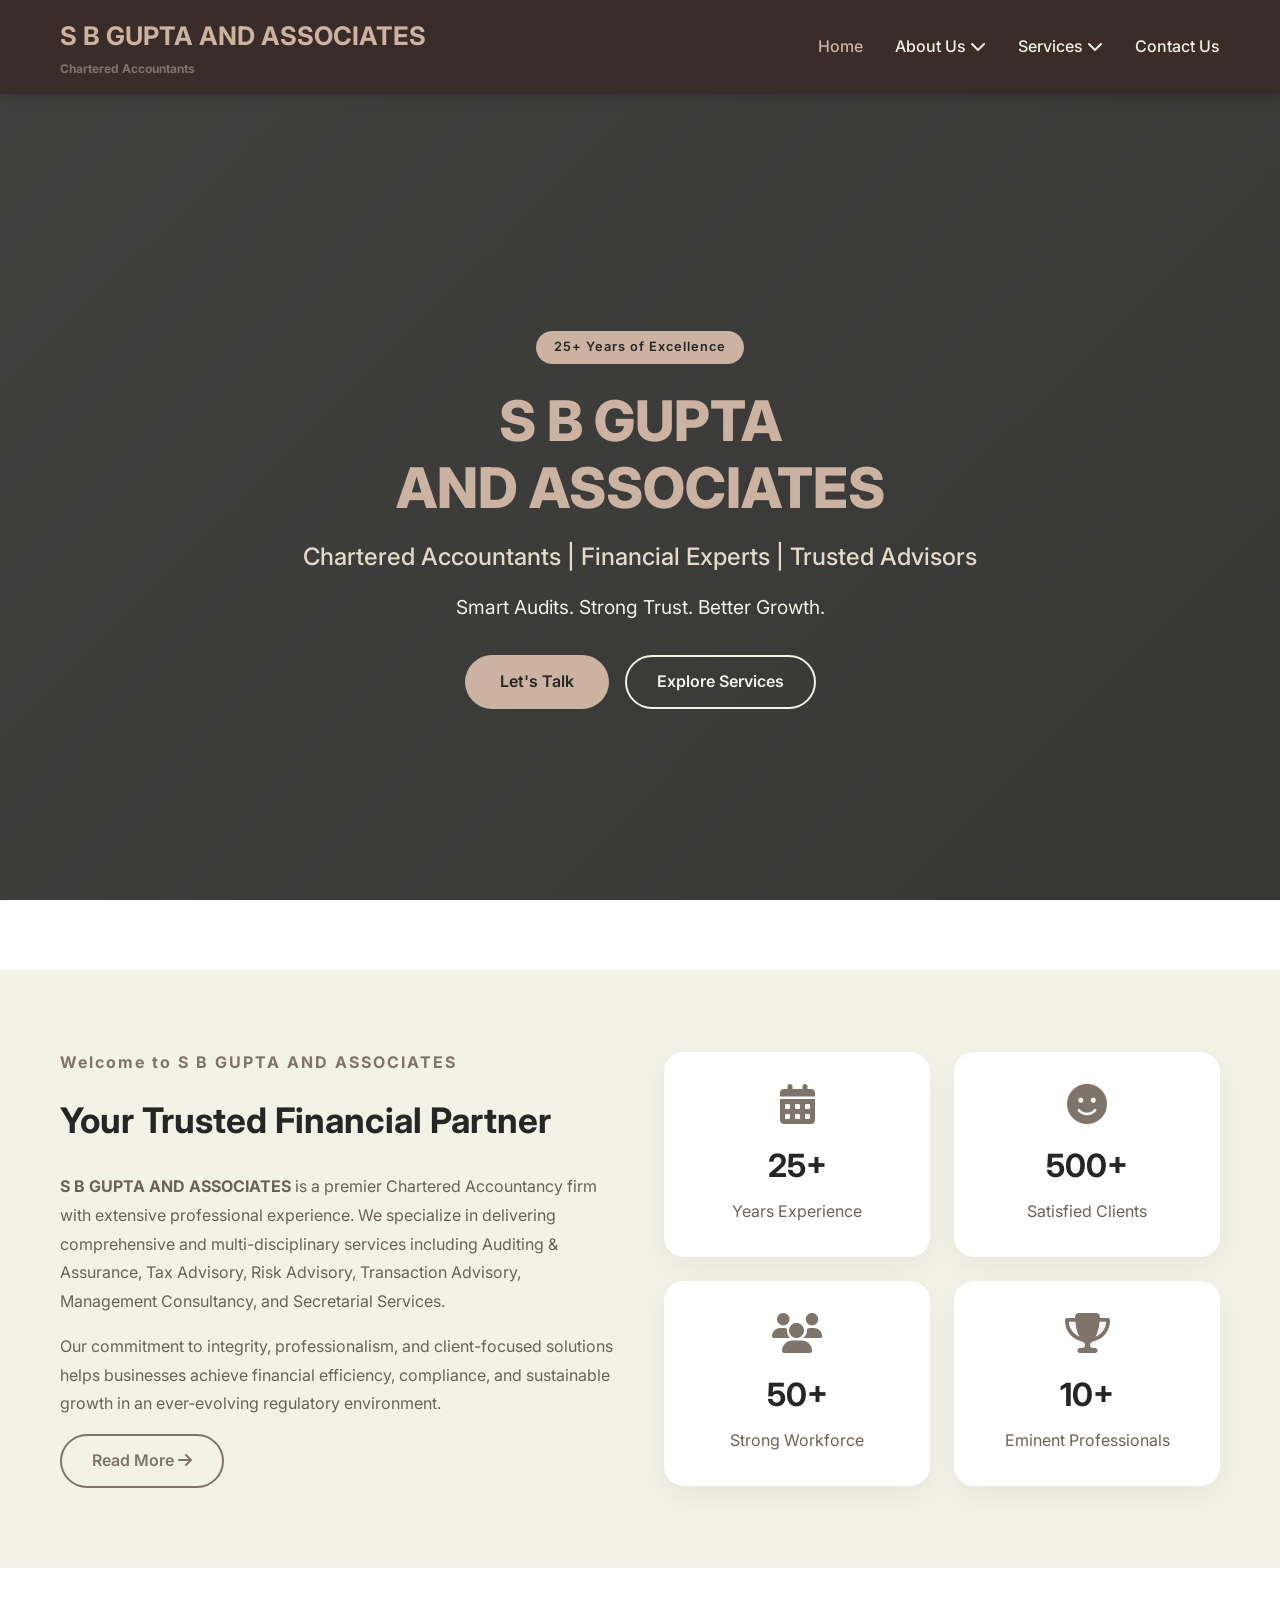
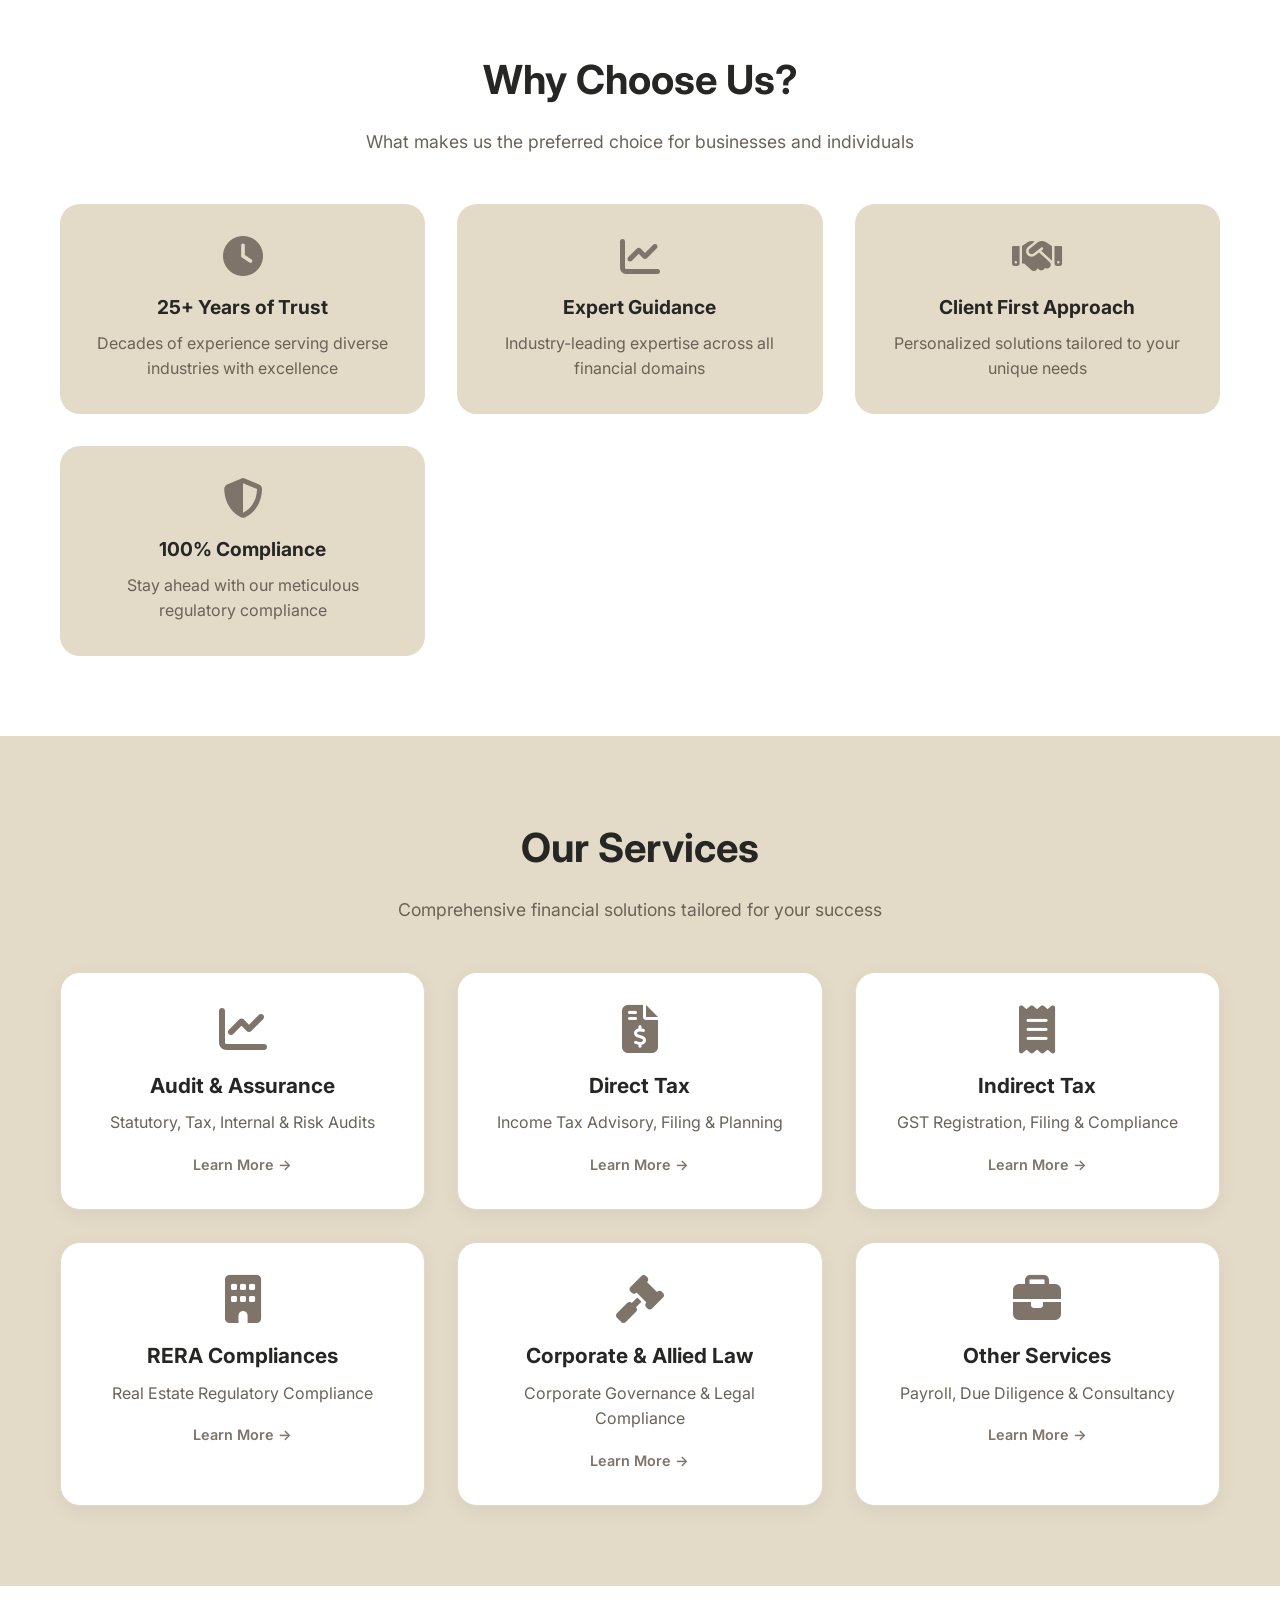
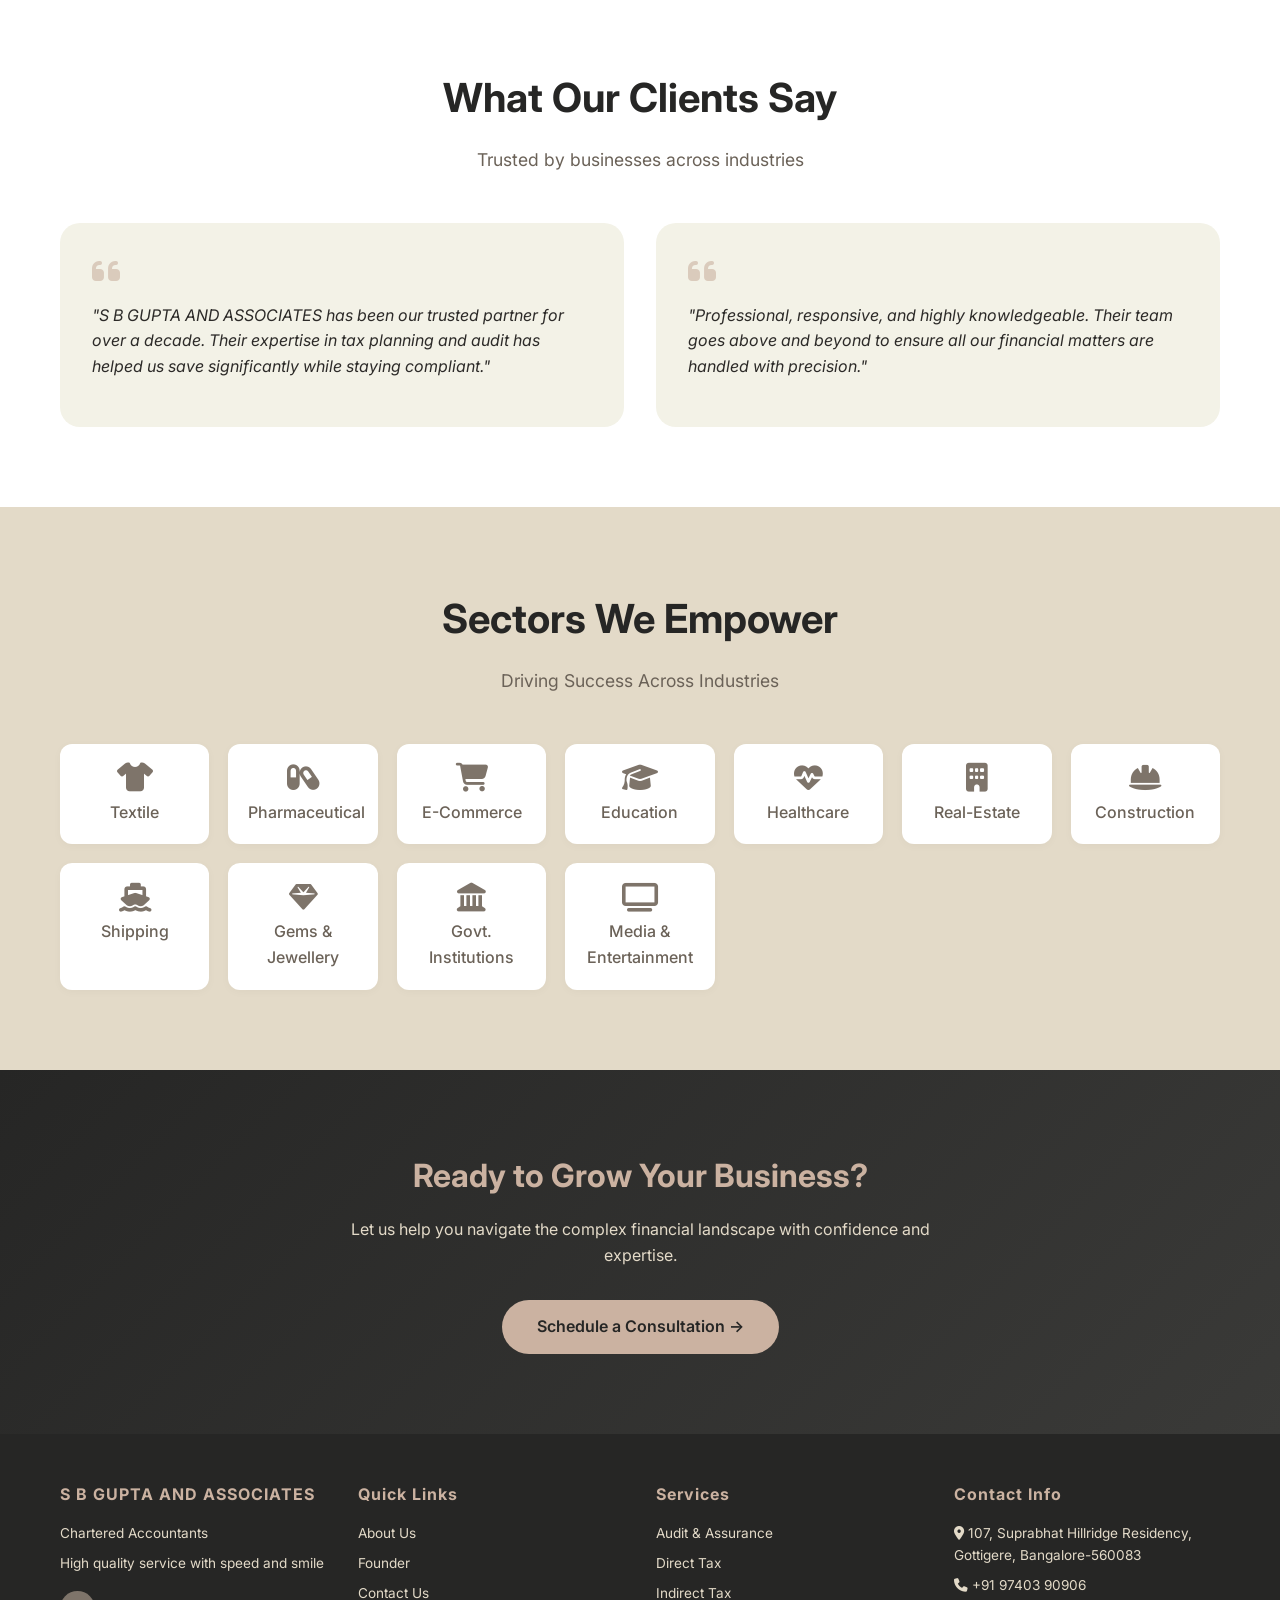
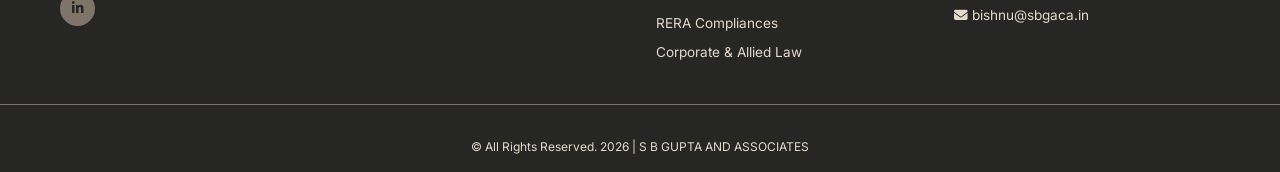
<file: index.html>
<!DOCTYPE html>
<html lang="en">
<head>
    <meta charset="UTF-8">
    <meta name="viewport" content="width=device-width, initial-scale=1.0">
    <meta name="description" content="S B GUPTA AND ASSOCIATES - Chartered Accountants with 25+ years of experience">
    <title>S B GUPTA AND ASSOCIATES | Chartered Accountants </title>
    <link rel="stylesheet" href="css/style.css">
    <link rel="stylesheet" href="https://cdnjs.cloudflare.com/ajax/libs/font-awesome/6.4.0/css/all.min.css">
    <link href="https://fonts.googleapis.com/css2?family=Inter:wght@300;400;500;600;700;800&display=swap" rel="stylesheet">
</head>
<body>
    <nav class="navbar">
        <div class="nav-container">
            <div class="logo">
                <h1>S B GUPTA AND ASSOCIATES</h1>
                <p><strong>Chartered Accountants</strong></p>
            </div>
            <ul class="nav-menu">
                <li><a href="index.html" class="active">Home</a></li>
                <li class="dropdown">
                    <a href="#">About Us <i class="fas fa-chevron-down"></i></a>
                    <div class="dropdown-content">
                        <a href="about.html">Our Firm</a>
                        <a href="founder.html">Founder: Bishnu Gupta</a>
                    </div>
                </li>
                <li class="dropdown">
                    <a href="#">Services <i class="fas fa-chevron-down"></i></a>
                    <div class="dropdown-content">
                        <a href="services/audit.html">Audit & Assurance</a>
                        <a href="services/direct-tax.html">Direct Tax</a>
                        <a href="services/indirect-tax.html">Indirect Tax</a>
                        <a href="services/rera.html">RERA Compliances</a>
                        <a href="services/corporate-law.html">Corporate & Allied Law</a>
                        <a href="services/other-services.html">Other Services</a>
                    </div>
                </li>
                <li><a href="contact.html">Contact Us</a></li>
            </ul>
            <div class="hamburger">
                <span class="bar"></span>
                <span class="bar"></span>
                <span class="bar"></span>
            </div>
        </div>
    </nav>

    <section class="hero">
        <div class="hero-content">
            <span class="badge">25+ Years of Excellence</span>
            <h1>S B GUPTA<br>AND ASSOCIATES</h1>
            <h2>Chartered Accountants | Financial Experts | Trusted Advisors</h2>
            <p>Smart Audits. Strong Trust. Better Growth.</p>
            <div class="hero-buttons">
                <a href="contact.html" class="btn-primary">Let's Talk</a>
                <a href="services/audit.html" class="btn-secondary">Explore Services</a>
            </div>
        </div>
    </section>

    <section class="about-preview">
        <div class="container">
            <div class="about-grid">
                <div class="about-text">
                    <h3>Welcome to S B GUPTA AND ASSOCIATES</h3>
                    <h2>Your Trusted Financial Partner</h2>
                    <p><strong>S B GUPTA AND ASSOCIATES</strong> is a premier Chartered Accountancy firm with extensive professional experience. We specialize in delivering comprehensive and multi-disciplinary services including Auditing & Assurance, Tax Advisory, Risk Advisory, Transaction Advisory, Management Consultancy, and Secretarial Services.</p>
                    <p>Our commitment to integrity, professionalism, and client-focused solutions helps businesses achieve financial efficiency, compliance, and sustainable growth in an ever-evolving regulatory environment.</p>
                    <a href="about.html" class="btn-outline">Read More <i class="fas fa-arrow-right"></i></a>
                </div>
                <div class="about-stats">
                    <div class="stat-card">
                        <i class="fas fa-calendar-alt"></i>
                        <h3>25+</h3>
                        <p>Years Experience</p>
                    </div>
                    <div class="stat-card">
                        <i class="fas fa-smile"></i>
                        <h3>500+</h3>
                        <p>Satisfied Clients</p>
                    </div>
                    <div class="stat-card">
                        <i class="fas fa-users"></i>
                        <h3>50+</h3>
                        <p>Strong Workforce</p>
                    </div>
                    <div class="stat-card">
                        <i class="fas fa-trophy"></i>
                        <h3>10+</h3>
                        <p>Eminent Professionals</p>
                    </div>
                </div>
            </div>
        </div>
    </section>

    <section class="why-choose-us">
        <div class="container">
            <div class="section-header">
                <h2>Why Choose Us?</h2>
                <p>What makes us the preferred choice for businesses and individuals</p>
            </div>
            <div class="features-grid">
                <div class="feature-item">
                    <i class="fas fa-clock"></i>
                    <h3>25+ Years of Trust</h3>
                    <p>Decades of experience serving diverse industries with excellence</p>
                </div>
                <div class="feature-item">
                    <i class="fas fa-chart-line"></i>
                    <h3>Expert Guidance</h3>
                    <p>Industry-leading expertise across all financial domains</p>
                </div>
                <div class="feature-item">
                    <i class="fas fa-handshake"></i>
                    <h3>Client First Approach</h3>
                    <p>Personalized solutions tailored to your unique needs</p>
                </div>
                <div class="feature-item">
                    <i class="fas fa-shield-alt"></i>
                    <h3>100% Compliance</h3>
                    <p>Stay ahead with our meticulous regulatory compliance</p>
                </div>
            </div>
        </div>
    </section>

    <section class="services-showcase">
        <div class="container">
            <div class="section-header">
                <h2>Our Services</h2>
                <p>Comprehensive financial solutions tailored for your success</p>
            </div>
            <div class="services-grid">
                <div class="service-card" onclick="location.href='services/audit.html'">
                    <i class="fas fa-chart-line"></i>
                    <h3>Audit & Assurance</h3>
                    <p>Statutory, Tax, Internal & Risk Audits</p>
                    <span class="learn-more">Learn More →</span>
                </div>
                <div class="service-card" onclick="location.href='services/direct-tax.html'">
                    <i class="fas fa-file-invoice-dollar"></i>
                    <h3>Direct Tax</h3>
                    <p>Income Tax Advisory, Filing & Planning</p>
                    <span class="learn-more">Learn More →</span>
                </div>
                <div class="service-card" onclick="location.href='services/indirect-tax.html'">
                    <i class="fas fa-receipt"></i>
                    <h3>Indirect Tax</h3>
                    <p>GST Registration, Filing & Compliance</p>
                    <span class="learn-more">Learn More →</span>
                </div>
                <div class="service-card" onclick="location.href='services/rera.html'">
                    <i class="fas fa-building"></i>
                    <h3>RERA Compliances</h3>
                    <p>Real Estate Regulatory Compliance</p>
                    <span class="learn-more">Learn More →</span>
                </div>
                <div class="service-card" onclick="location.href='services/corporate-law.html'">
                    <i class="fas fa-gavel"></i>
                    <h3>Corporate & Allied Law</h3>
                    <p>Corporate Governance & Legal Compliance</p>
                    <span class="learn-more">Learn More →</span>
                </div>
                <div class="service-card" onclick="location.href='services/other-services.html'">
                    <i class="fas fa-briefcase"></i>
                    <h3>Other Services</h3>
                    <p>Payroll, Due Diligence & Consultancy</p>
                    <span class="learn-more">Learn More →</span>
                </div>
            </div>
        </div>
    </section>

    <section class="testimonials">
        <div class="container">
            <div class="section-header">
                <h2>What Our Clients Say</h2>
                <p>Trusted by businesses across industries</p>
            </div>
            <div class="testimonials-grid">
                <div class="testimonial-card">
                    <i class="fas fa-quote-left"></i>
                    <p>"S B GUPTA AND ASSOCIATES has been our trusted partner for over a decade. Their expertise in tax planning and audit has helped us save significantly while staying compliant."</p>
                    <div class="testimonial-author">
                      
                        <div>
                            
                        </div>
                    </div>
                </div>
                <div class="testimonial-card">
                    <i class="fas fa-quote-left"></i>
                    <p>"Professional, responsive, and highly knowledgeable. Their team goes above and beyond to ensure all our financial matters are handled with precision."</p>
                    <div class="testimonial-author">
                        
                           
                        </div>
                    </div>
                </div>
               
                    </div>
                </div>
            </div>
        </div>
    </section>

    <section class="sectors">
        <div class="container">
            <div class="section-header">
                <h2>Sectors We Empower</h2>
                <p>Driving Success Across Industries</p>
            </div>
            <div class="sectors-grid">
                
                <div class="sector-item"><i class="fas fa-tshirt"></i><span>Textile</span></div>
                <div class="sector-item"><i class="fas fa-capsules"></i><span>Pharmaceutical</span></div>
                <div class="sector-item"><i class="fas fa-shopping-cart"></i><span>E-Commerce</span></div>
                <div class="sector-item"><i class="fas fa-graduation-cap"></i><span>Education</span></div>
                <div class="sector-item"><i class="fas fa-heartbeat"></i><span>Healthcare</span></div>
                <div class="sector-item"><i class="fas fa-building"></i><span>Real-Estate</span></div>
                <div class="sector-item"><i class="fas fa-hard-hat"></i><span>Construction</span></div>
                <div class="sector-item"><i class="fas fa-ship"></i><span>Shipping</span></div>
                <div class="sector-item"><i class="fas fa-gem"></i><span>Gems & Jewellery</span></div>
                <div class="sector-item"><i class="fas fa-landmark"></i><span>Govt. Institutions</span></div>
                <div class="sector-item"><i class="fas fa-tv"></i><span>Media & Entertainment</span></div>
            </div>
        </div>
    </section>

    <section class="cta-section">
        <div class="container">
            <h2>Ready to Grow Your Business?</h2>
            <p>Let us help you navigate the complex financial landscape with confidence and expertise.</p>
            <a href="contact.html" class="btn-primary">Schedule a Consultation →</a>
        </div>
    </section>

    <footer>
        <div class="footer-content">
            <div class="footer-section">
                <h3>S B GUPTA AND ASSOCIATES</h3>
                <p>Chartered Accountants</p>
                <p>High quality service with speed and smile</p>
                <div class="social-links">
                     <a href="https://www.linkedin.com/in/bishnu-gupta-418bb810/" target="_blank"><i class="fab fa-linkedin-in"></i></a>
                  
                </div>
            </div>
            <div class="footer-section">
                <h3>Quick Links</h3>
                <a href="about.html">About Us</a>
                <a href="founder.html">Founder</a>
                <a href="contact.html">Contact Us</a>
            </div>
            <div class="footer-section">
                <h3>Services</h3>
                <a href="services/audit.html">Audit & Assurance</a>
                <a href="services/direct-tax.html">Direct Tax</a>
                <a href="services/indirect-tax.html">Indirect Tax</a>
                <a href="services/rera.html">RERA Compliances</a>
                <a href="services/corporate-law.html">Corporate & Allied Law</a>
            </div>
            <div class="footer-section">
                <h3>Contact Info</h3>
                <p><i class="fas fa-map-marker-alt"></i> 107, Suprabhat Hillridge Residency, Gottigere, Bangalore-560083</p>
                <p><i class="fas fa-phone"></i> +91 97403 90906</p>
                <p><i class="fas fa-envelope"></i> bishnu@sbgaca.in</p>
              
            </div>
        </div>
        <div class="footer-bottom">
            <p>© All Rights Reserved. 2026 | S B GUPTA AND ASSOCIATES</p>
        </div>
    </footer>

    <script src="js/main.js"></script>
</body>
</html>
</file>
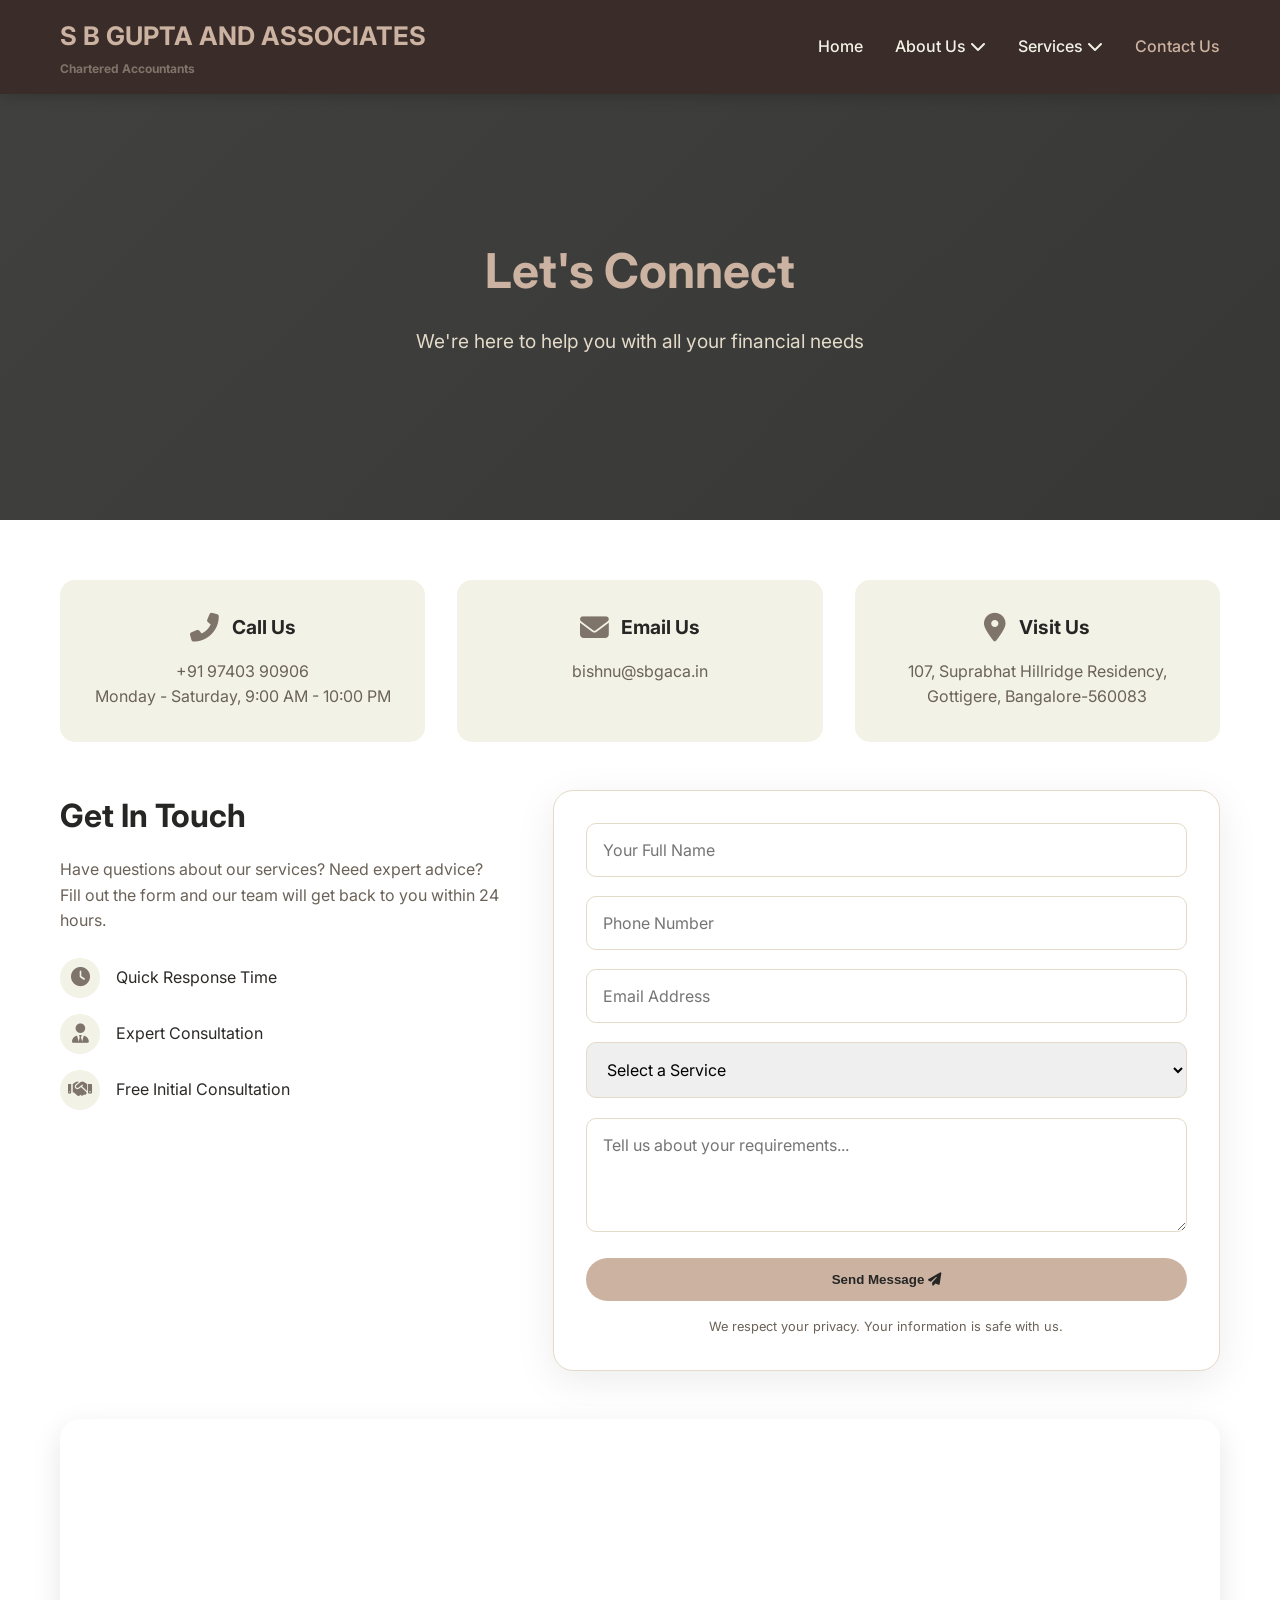
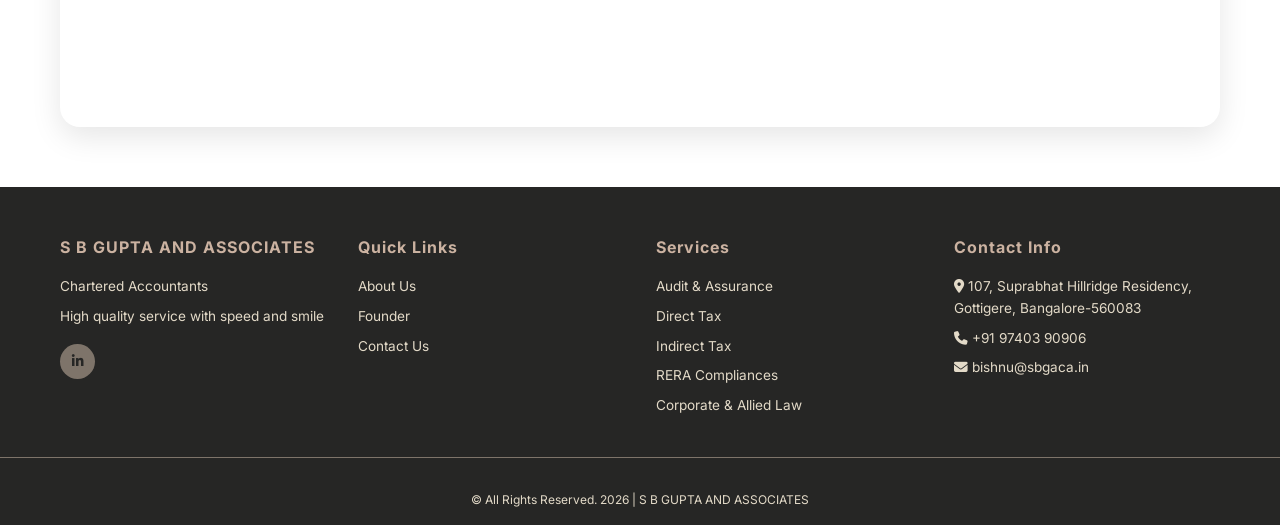
<file: contact.html>
<!DOCTYPE html>
<html lang="en">
<head>
    <meta charset="UTF-8">
    <meta name="viewport" content="width=device-width, initial-scale=1.0">
    <title>Contact Us - S B GUPTA AND ASSOCIATES</title>
    <link rel="stylesheet" href="css/style.css">
    <link rel="stylesheet" href="https://cdnjs.cloudflare.com/ajax/libs/font-awesome/6.4.0/css/all.min.css">
    <link href="https://fonts.googleapis.com/css2?family=Inter:wght@300;400;500;600;700;800&display=swap" rel="stylesheet">
</head>
<body>
    <nav class="navbar">
        <div class="nav-container">
            <div class="logo">
                <h1>S B GUPTA AND ASSOCIATES</h1>
                <p><strong>Chartered Accountants</strong></p>
            </div>
            <ul class="nav-menu">
                <li><a href="index.html">Home</a></li>
                <li class="dropdown">
                    <a href="#">About Us <i class="fas fa-chevron-down"></i></a>
                    <div class="dropdown-content">
                        <a href="about.html">Our Firm</a>
                        <a href="founder.html">Founder: Bishnu Gupta</a>
                    </div>
                </li>
                <li class="dropdown">
                    <a href="#">Services <i class="fas fa-chevron-down"></i></a>
                    <div class="dropdown-content">
                        <a href="services/audit.html">Audit & Assurance</a>
                        <a href="services/direct-tax.html">Direct Tax</a>
                        <a href="services/indirect-tax.html">Indirect Tax</a>
                        <a href="services/rera.html">RERA Compliances</a>
                        <a href="services/corporate-law.html">Corporate & Allied Law</a>
                        <a href="services/other-services.html">Other Services</a>
                    </div>
                </li>
                <li><a href="contact.html" class="active">Contact Us</a></li>
            </ul>
            <div class="hamburger">
                <span class="bar"></span>
                <span class="bar"></span>
                <span class="bar"></span>
            </div>
        </div>
    </nav>

    <section class="contact-hero">
        <div class="contact-hero-overlay"></div>
        <div class="contact-hero-content">
            <h1>Let's Connect</h1>
            <p>We're here to help you with all your financial needs</p>
        </div>
    </section>

    <section class="contact-main">
        <div class="container">
            <div class="contact-wrapper">
                <div class="contact-info-card">
                    <div class="info-header">
                        <i class="fas fa-phone-alt"></i>
                        <h3>Call Us</h3>
                    </div>
                    <p>+91 97403 90906</p>
                    <p>Monday - Saturday, 9:00 AM - 10:00 PM</p>
                </div>
                <div class="contact-info-card">
                    <div class="info-header">
                        <i class="fas fa-envelope"></i>
                        <h3>Email Us</h3>
                    </div>
                    <p>bishnu@sbgaca.in</p>
                   
                </div>
                <div class="contact-info-card">
                    <div class="info-header">
                        <i class="fas fa-map-marker-alt"></i>
                        <h3>Visit Us</h3>
                    </div>
                    <p>107, Suprabhat Hillridge Residency,<br>Gottigere, Bangalore-560083</p>
                </div>
            </div>

            <div class="contact-form-container">
                <div class="form-left">
                    <h2>Get In Touch</h2>
                    <p>Have questions about our services? Need expert advice? Fill out the form and our team will get back to you within 24 hours.</p>
                    
                    <div class="contact-features">
                        <div class="feature">
                            <i class="fas fa-clock"></i>
                            <span>Quick Response Time</span>
                        </div>
                        <div class="feature">
                            <i class="fas fa-user-tie"></i>
                            <span>Expert Consultation</span>
                        </div>
                        <div class="feature">
                            <i class="fas fa-handshake"></i>
                            <span>Free Initial Consultation</span>
                        </div>
                    </div>
                </div>

                <form id="contactForm" action="https://formsubmit.co/bishnu@sbgaca.in" method="POST" class="contact-form-card">
                    <input type="hidden" name="_subject" value="New Inquiry - S B GUPTA AND ASSOCIATES">
                    <input type="hidden" name="_cc" value="guptabishnu@gmail.com">
                    <input type="hidden" name="_template" value="table">
                    <input type="hidden" name="_captcha" value="false">
                    
                    <div class="form-group">
                        <input type="text" id="name" name="name" placeholder="Your Full Name" required>
                    </div>
                    
                    <div class="form-group">
                        <input type="tel" id="phone" name="phone" placeholder="Phone Number" required>
                    </div>
                    
                    <div class="form-group">
                        <input type="email" id="email" name="email" placeholder="Email Address" required>
                    </div>
                    
                    <div class="form-group">
                        <select id="service" name="service">
                            <option value="">Select a Service</option>
                            <option value="Audit & Assurance">Audit & Assurance</option>
                            <option value="Direct Tax">Direct Tax</option>
                            <option value="Indirect Tax">Indirect Tax</option>
                            <option value="RERA Compliances">RERA Compliances</option>
                            <option value="Corporate & Allied Law">Corporate & Allied Law</option>
                            <option value="Other Services">Other Services</option>
                        </select>
                    </div>
                    
                    <div class="form-group">
                        <textarea id="message" name="message" rows="4" placeholder="Tell us about your requirements..." required></textarea>
                    </div>
                    
                    <button type="submit" class="btn-primary btn-full">Send Message <i class="fas fa-paper-plane"></i></button>
                    <p class="form-note">We respect your privacy. Your information is safe with us.</p>
                </form>
            </div>

            <div class="map-container">
                <iframe src="https://www.google.com/maps/embed?pb=!1m18!1m12!1m3!1d3888.893456789012!2d77.573456!3d12.876543!2m3!1f0!2f0!3f0!3m2!1i1024!2i768!4f13.1!3m3!1m2!1s0x3bae15a1e2b12345%3A0x123456789abcdef!2sGottigere%2C%20Bengaluru%2C%20Karnataka!5e0!3m2!1sen!2sin!4v1234567890123!5m2!1sen!2sin" width="100%" height="300" style="border:0;" allowfullscreen="" loading="lazy"></iframe>
            </div>
        </div>
    </section>

    <footer>
        <div class="footer-content">
            <div class="footer-section">
                <h3>S B GUPTA AND ASSOCIATES</h3>
                <p>Chartered Accountants</p>
                <p>High quality service with speed and smile</p>
                <div class="social-links">
                    <a href="https://www.linkedin.com/in/bishnu-gupta-418bb810/" target="_blank"><i class="fab fa-linkedin-in"></i></a>
                </div>
            </div>
            <div class="footer-section">
                <h3>Quick Links</h3>
                <a href="about.html">About Us</a>
                <a href="founder.html">Founder</a>
                <a href="contact.html">Contact Us</a>
            </div>
            <div class="footer-section">
                <h3>Services</h3>
                <a href="services/audit.html">Audit & Assurance</a>
                <a href="services/direct-tax.html">Direct Tax</a>
                <a href="services/indirect-tax.html">Indirect Tax</a>
                <a href="services/rera.html">RERA Compliances</a>
                <a href="services/corporate-law.html">Corporate & Allied Law</a>
            </div>
            <div class="footer-section">
                <h3>Contact Info</h3>
                <p><i class="fas fa-map-marker-alt"></i> 107, Suprabhat Hillridge Residency, Gottigere, Bangalore-560083</p>
                <p><i class="fas fa-phone"></i> +91 97403 90906</p>
                <p><i class="fas fa-envelope"></i> bishnu@sbgaca.in</p>
               
            </div>
        </div>
        <div class="footer-bottom">
            <p>© All Rights Reserved. 2026 | S B GUPTA AND ASSOCIATES</p>
        </div>
    </footer>

    <script src="js/main.js"></script>
</body>
</html>
</file>
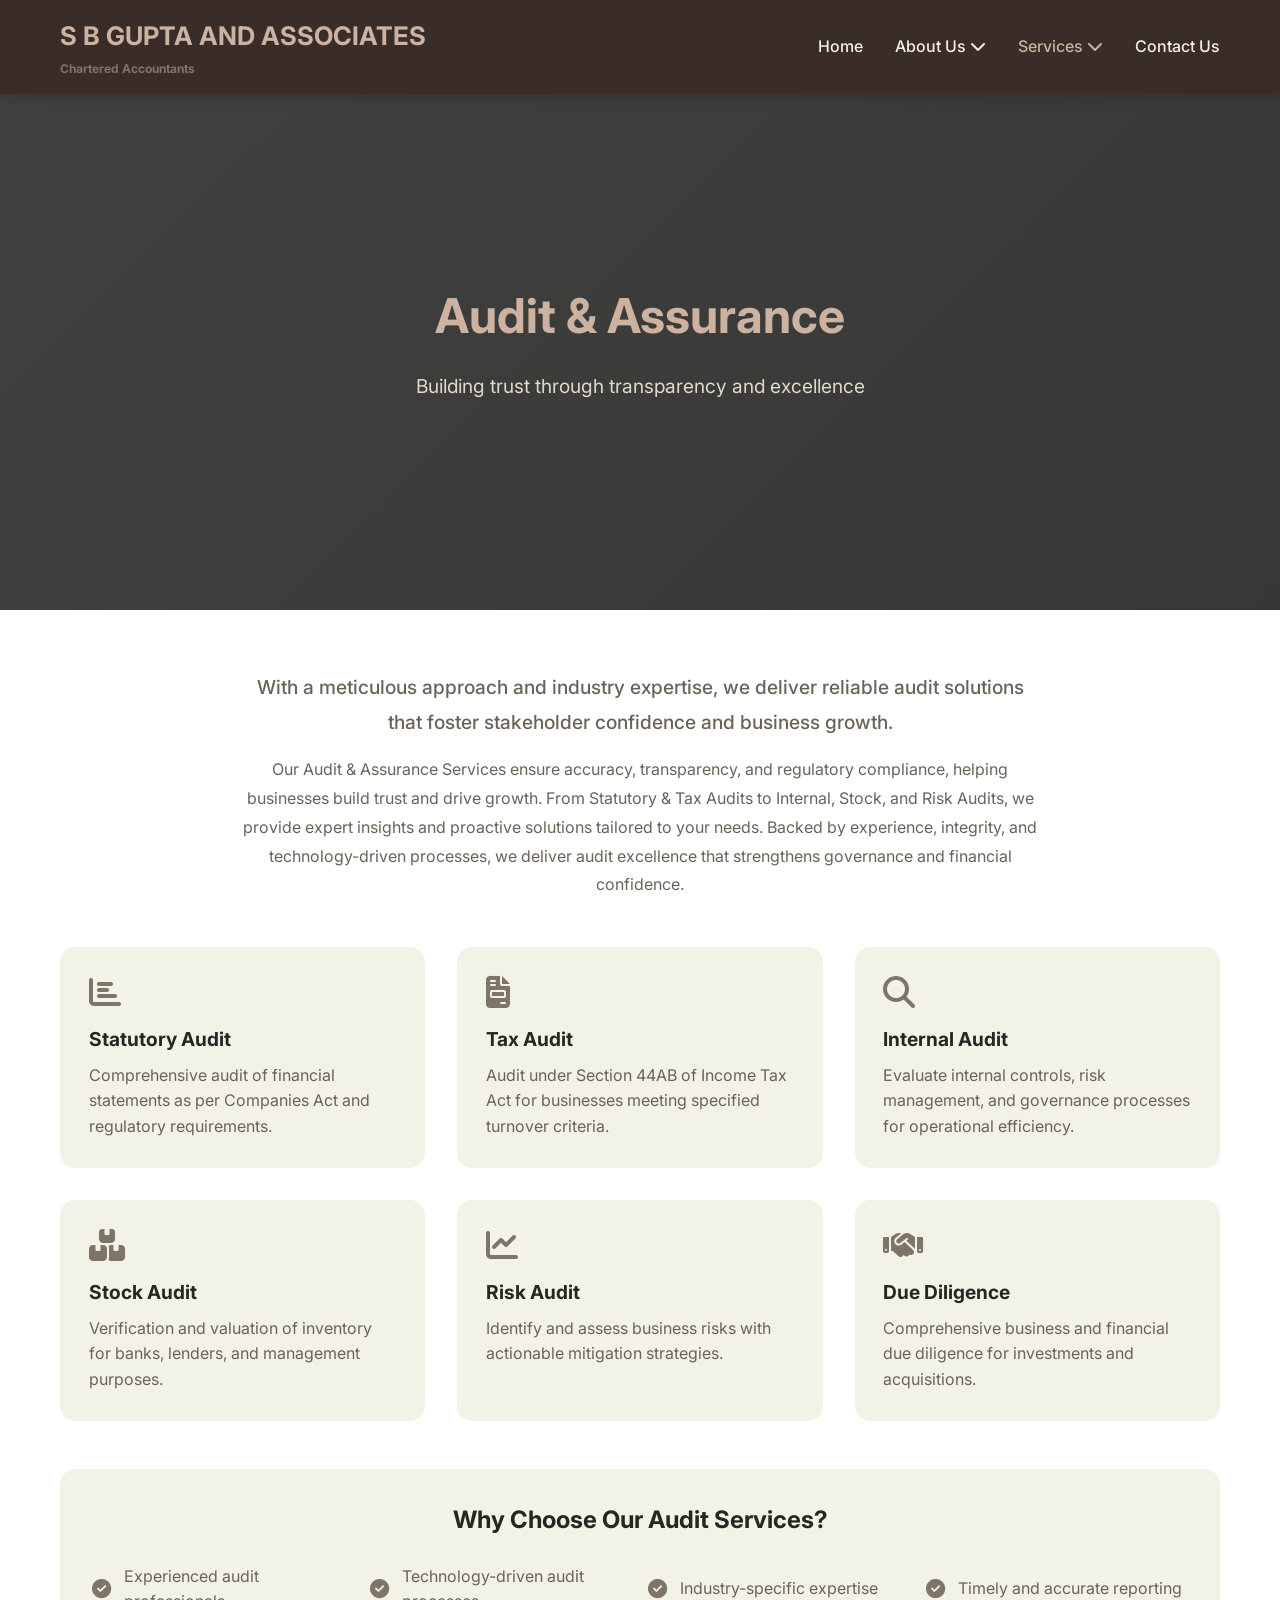
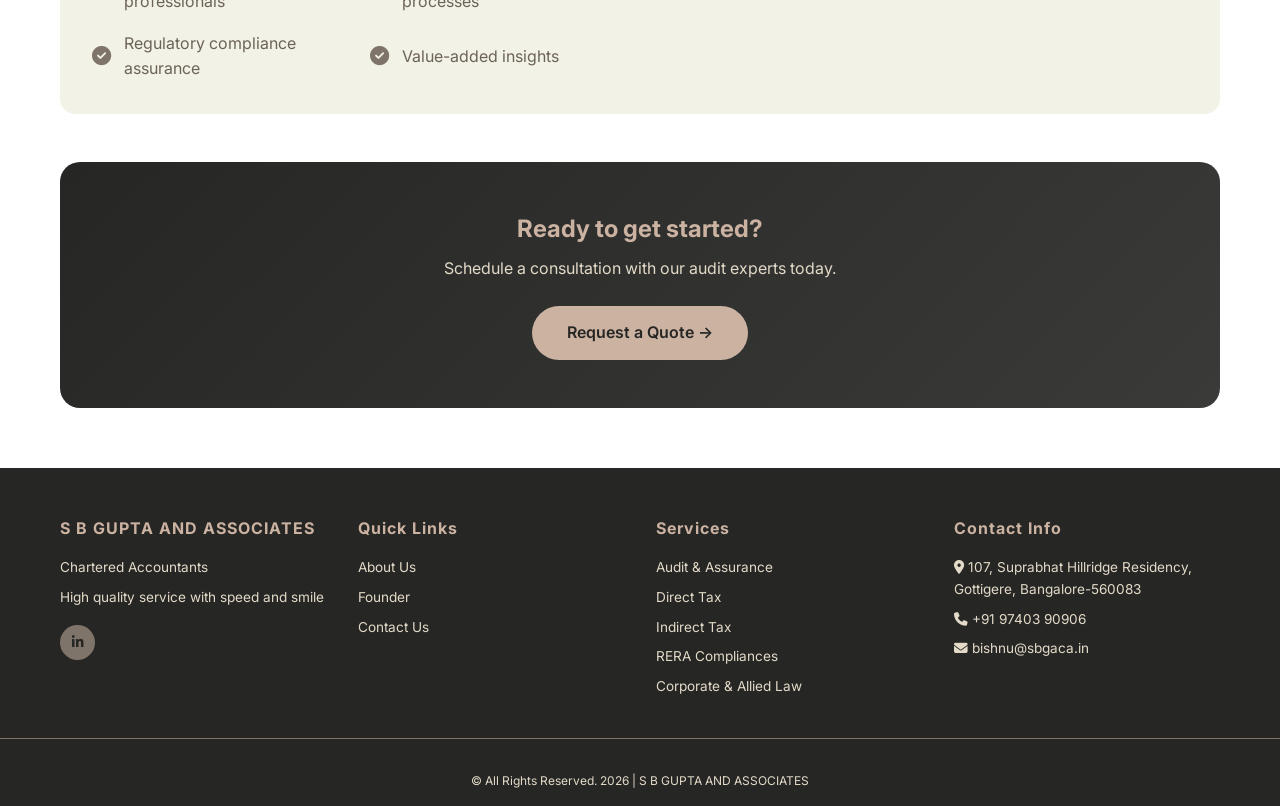
<file: services/audit.html>
<!DOCTYPE html>
<html lang="en">
<head>
    <meta charset="UTF-8">
    <meta name="viewport" content="width=device-width, initial-scale=1.0">
    <title>Audit & Assurance - S B GUPTA AND ASSOCIATES</title>
    <link rel="stylesheet" href="../css/style.css">
    <link rel="stylesheet" href="https://cdnjs.cloudflare.com/ajax/libs/font-awesome/6.4.0/css/all.min.css">
    <link href="https://fonts.googleapis.com/css2?family=Inter:wght@300;400;500;600;700;800&display=swap" rel="stylesheet">
</head>
<body>
    <nav class="navbar">
        <div class="nav-container">
            <div class="logo">
                <h1>S B GUPTA AND ASSOCIATES</h1>
                <p><strong>Chartered Accountants</strong></p>
            </div>
            <ul class="nav-menu">
                <li><a href="../index.html">Home</a></li>
                <li class="dropdown">
                    <a href="#">About Us <i class="fas fa-chevron-down"></i></a>
                    <div class="dropdown-content">
                        <a href="../about.html">Our Firm</a>
                        <a href="../founder.html">Founder: Bishnu Gupta</a>
                    </div>
                </li>
                <li class="dropdown">
                    <a href="#" class="active">Services <i class="fas fa-chevron-down"></i></a>
                    <div class="dropdown-content">
                        <a href="audit.html">Audit & Assurance</a>
                        <a href="direct-tax.html">Direct Tax</a>
                        <a href="indirect-tax.html">Indirect Tax</a>
                        <a href="rera.html">RERA Compliances</a>
                        <a href="corporate-law.html">Corporate & Allied Law</a>
                        <a href="other-services.html">Other Services</a>
                    </div>
                </li>
                <li><a href="../contact.html">Contact Us</a></li>
            </ul>
            <div class="hamburger">
                <span class="bar"></span>
                <span class="bar"></span>
                <span class="bar"></span>
            </div>
        </div>
    </nav>

    <section class="service-hero audit-hero">
        <div class="service-hero-overlay"></div>
        <div class="service-hero-content">
            <h1>Audit & Assurance</h1>
            <p>Building trust through transparency and excellence</p>
        </div>
    </section>

    <section class="service-detail-page">
        <div class="container">
            <div class="service-intro">
                <p class="service-tagline">With a meticulous approach and industry expertise, we deliver reliable audit solutions that foster stakeholder confidence and business growth.</p>
                <p>Our Audit & Assurance Services ensure accuracy, transparency, and regulatory compliance, helping businesses build trust and drive growth. From Statutory & Tax Audits to Internal, Stock, and Risk Audits, we provide expert insights and proactive solutions tailored to your needs. Backed by experience, integrity, and technology-driven processes, we deliver audit excellence that strengthens governance and financial confidence.</p>
            </div>

            <div class="service-features">
                <div class="feature-card">
                    <i class="fas fa-chart-bar"></i>
                    <h3>Statutory Audit</h3>
                    <p>Comprehensive audit of financial statements as per Companies Act and regulatory requirements.</p>
                </div>
                <div class="feature-card">
                    <i class="fas fa-file-invoice"></i>
                    <h3>Tax Audit</h3>
                    <p>Audit under Section 44AB of Income Tax Act for businesses meeting specified turnover criteria.</p>
                </div>
                <div class="feature-card">
                    <i class="fas fa-search"></i>
                    <h3>Internal Audit</h3>
                    <p>Evaluate internal controls, risk management, and governance processes for operational efficiency.</p>
                </div>
                <div class="feature-card">
                    <i class="fas fa-boxes"></i>
                    <h3>Stock Audit</h3>
                    <p>Verification and valuation of inventory for banks, lenders, and management purposes.</p>
                </div>
                <div class="feature-card">
                    <i class="fas fa-chart-line"></i>
                    <h3>Risk Audit</h3>
                    <p>Identify and assess business risks with actionable mitigation strategies.</p>
                </div>
                <div class="feature-card">
                    <i class="fas fa-handshake"></i>
                    <h3>Due Diligence</h3>
                    <p>Comprehensive business and financial due diligence for investments and acquisitions.</p>
                </div>
            </div>

            <div class="service-benefits">
                <h2>Why Choose Our Audit Services?</h2>
                <div class="benefits-grid">
                    <div class="benefit-item">
                        <i class="fas fa-check-circle"></i>
                        <span>Experienced audit professionals</span>
                    </div>
                    <div class="benefit-item">
                        <i class="fas fa-check-circle"></i>
                        <span>Technology-driven audit processes</span>
                    </div>
                    <div class="benefit-item">
                        <i class="fas fa-check-circle"></i>
                        <span>Industry-specific expertise</span>
                    </div>
                    <div class="benefit-item">
                        <i class="fas fa-check-circle"></i>
                        <span>Timely and accurate reporting</span>
                    </div>
                    <div class="benefit-item">
                        <i class="fas fa-check-circle"></i>
                        <span>Regulatory compliance assurance</span>
                    </div>
                    <div class="benefit-item">
                        <i class="fas fa-check-circle"></i>
                        <span>Value-added insights</span>
                    </div>
                </div>
            </div>

            <div class="service-cta">
                <h3>Ready to get started?</h3>
                <p>Schedule a consultation with our audit experts today.</p>
                <a href="../contact.html" class="btn-primary">Request a Quote →</a>
            </div>
        </div>
    </section>

    <footer>
        <div class="footer-content">
            <div class="footer-section">
                <h3>S B GUPTA AND ASSOCIATES</h3>
                <p>Chartered Accountants</p>
                <p>High quality service with speed and smile</p>
                <div class="social-links">
                     <a href="https://www.linkedin.com/in/bishnu-gupta-418bb810/" target="_blank"><i class="fab fa-linkedin-in"></i></a>
                </div>
            </div>
            <div class="footer-section">
                <h3>Quick Links</h3>
                <a href="../about.html">About Us</a>
                <a href="../founder.html">Founder</a>
                <a href="../contact.html">Contact Us</a>
            </div>
            <div class="footer-section">
                <h3>Services</h3>
                <a href="audit.html">Audit & Assurance</a>
                <a href="direct-tax.html">Direct Tax</a>
                <a href="indirect-tax.html">Indirect Tax</a>
                <a href="rera.html">RERA Compliances</a>
                <a href="corporate-law.html">Corporate & Allied Law</a>
            </div>
            <div class="footer-section">
                <h3>Contact Info</h3>
                <p><i class="fas fa-map-marker-alt"></i> 107, Suprabhat Hillridge Residency, Gottigere, Bangalore-560083</p>
                <p><i class="fas fa-phone"></i> +91 97403 90906</p>
                <p><i class="fas fa-envelope"></i> bishnu@sbgaca.in</p>
                
            </div>
        </div>
        <div class="footer-bottom">
            <p>© All Rights Reserved. 2026 | S B GUPTA AND ASSOCIATES</p>
        </div>
    </footer>

    <script src="../js/main.js"></script>
</body>
</html>
</file>
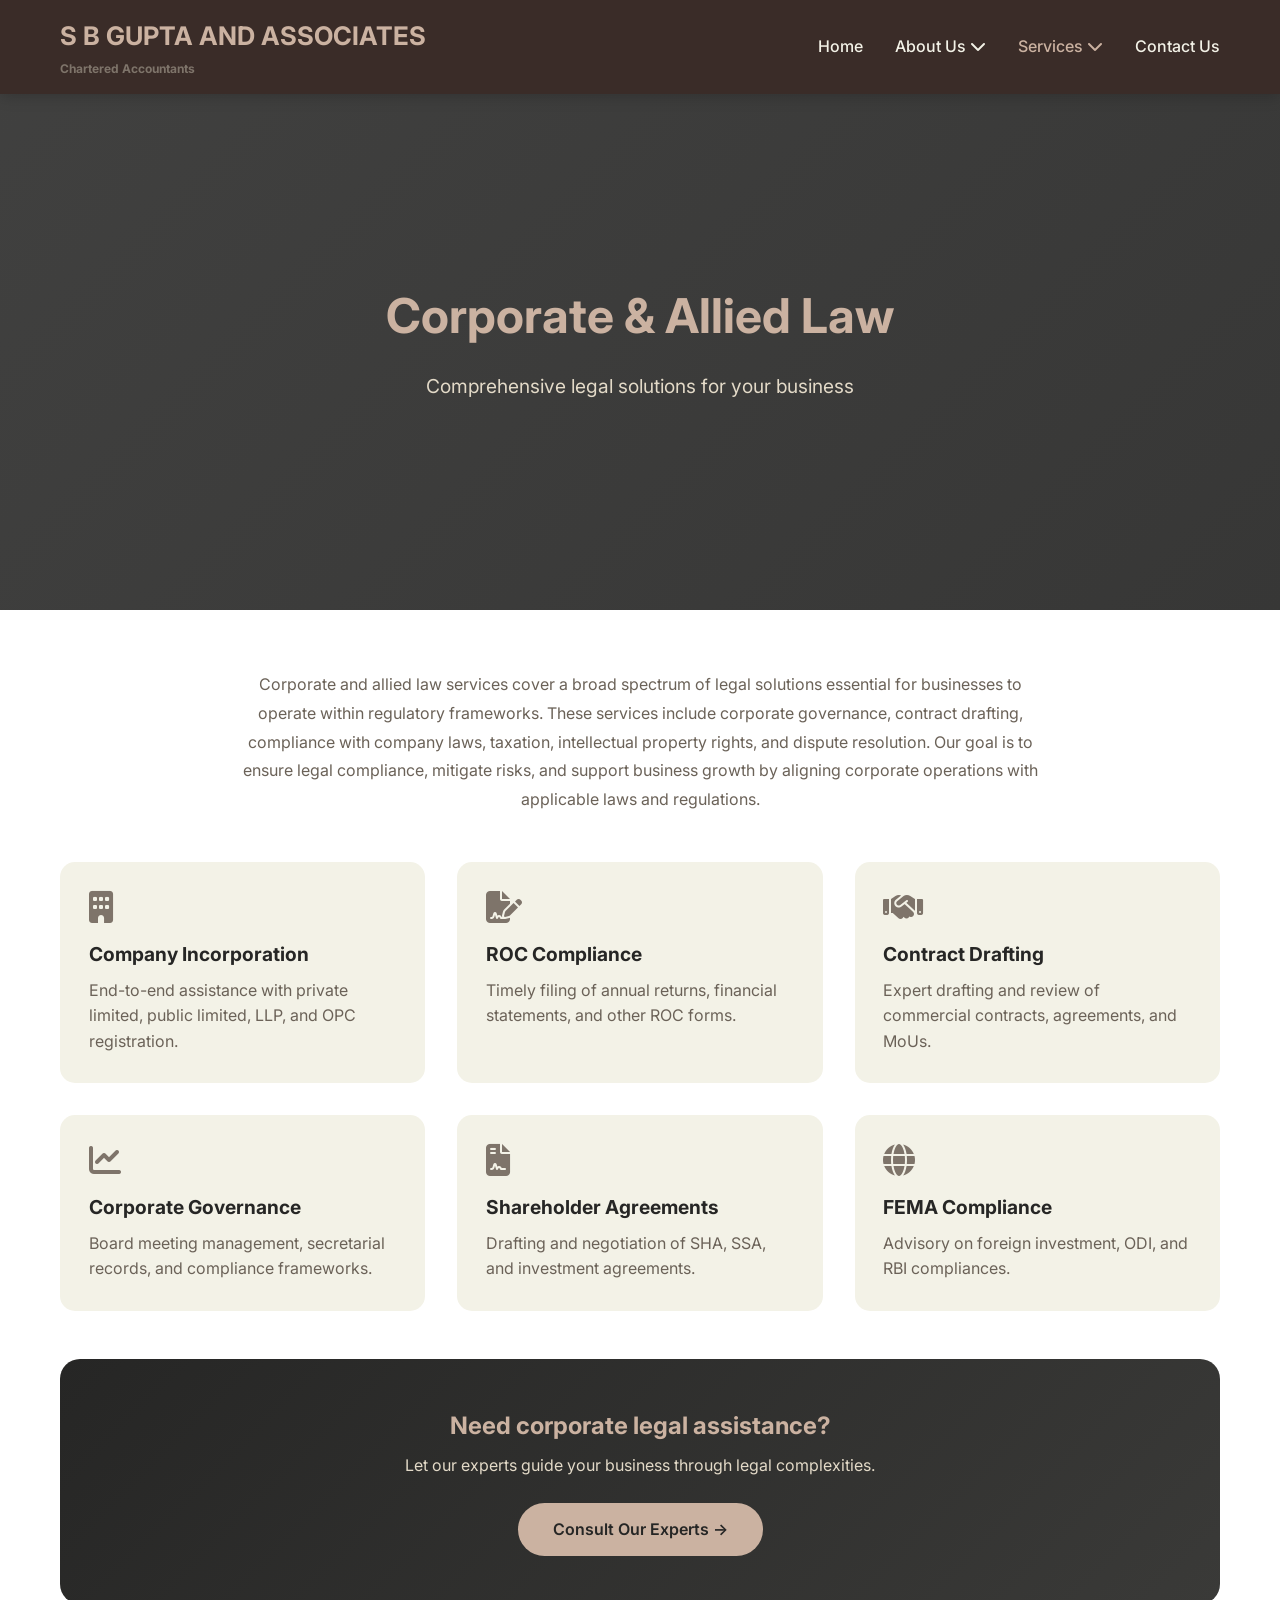
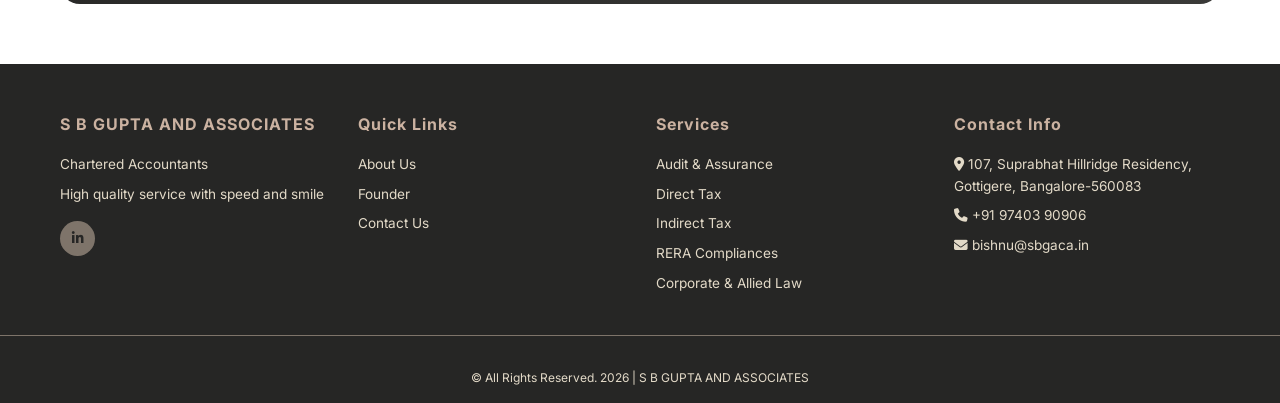
<file: services/corporate-law.html>
<!DOCTYPE html>
<html lang="en">
<head>
    <meta charset="UTF-8">
    <meta name="viewport" content="width=device-width, initial-scale=1.0">
    <title>Corporate & Allied Law - S B GUPTA AND ASSOCIATES</title>
    <link rel="stylesheet" href="../css/style.css">
    <link rel="stylesheet" href="https://cdnjs.cloudflare.com/ajax/libs/font-awesome/6.4.0/css/all.min.css">
    <link href="https://fonts.googleapis.com/css2?family=Inter:wght@300;400;500;600;700;800&display=swap" rel="stylesheet">
</head>
<body>
    <nav class="navbar">
        <div class="nav-container">
            <div class="logo">
                <h1>S B GUPTA AND ASSOCIATES</h1>
                <p><strong>Chartered Accountants</strong></p>
            </div>
            <ul class="nav-menu">
                <li><a href="../index.html">Home</a></li>
                <li class="dropdown">
                    <a href="#">About Us <i class="fas fa-chevron-down"></i></a>
                    <div class="dropdown-content">
                        <a href="../about.html">Our Firm</a>
                        <a href="../founder.html">Founder: Bishnu Gupta</a>
                    </div>
                </li>
                <li class="dropdown">
                    <a href="#" class="active">Services <i class="fas fa-chevron-down"></i></a>
                    <div class="dropdown-content">
                        <a href="audit.html">Audit & Assurance</a>
                        <a href="direct-tax.html">Direct Tax</a>
                        <a href="indirect-tax.html">Indirect Tax</a>
                        <a href="rera.html">RERA Compliances</a>
                        <a href="corporate-law.html">Corporate & Allied Law</a>
                        <a href="other-services.html">Other Services</a>
                    </div>
                </li>
                <li><a href="../contact.html">Contact Us</a></li>
            </ul>
            <div class="hamburger">
                <span class="bar"></span>
                <span class="bar"></span>
                <span class="bar"></span>
            </div>
        </div>
    </nav>

    <section class="service-hero corporate-hero">
        <div class="service-hero-overlay"></div>
        <div class="service-hero-content">
            <h1>Corporate & Allied Law</h1>
            <p>Comprehensive legal solutions for your business</p>
        </div>
    </section>

    <section class="service-detail-page">
        <div class="container">
            <div class="service-intro">
                <p>Corporate and allied law services cover a broad spectrum of legal solutions essential for businesses to operate within regulatory frameworks. These services include corporate governance, contract drafting, compliance with company laws, taxation, intellectual property rights, and dispute resolution. Our goal is to ensure legal compliance, mitigate risks, and support business growth by aligning corporate operations with applicable laws and regulations.</p>
            </div>

            <div class="service-features">
                <div class="feature-card">
                    <i class="fas fa-building"></i>
                    <h3>Company Incorporation</h3>
                    <p>End-to-end assistance with private limited, public limited, LLP, and OPC registration.</p>
                </div>
                <div class="feature-card">
                    <i class="fas fa-file-signature"></i>
                    <h3>ROC Compliance</h3>
                    <p>Timely filing of annual returns, financial statements, and other ROC forms.</p>
                </div>
                <div class="feature-card">
                    <i class="fas fa-handshake"></i>
                    <h3>Contract Drafting</h3>
                    <p>Expert drafting and review of commercial contracts, agreements, and MoUs.</p>
                </div>
                <div class="feature-card">
                    <i class="fas fa-chart-line"></i>
                    <h3>Corporate Governance</h3>
                    <p>Board meeting management, secretarial records, and compliance frameworks.</p>
                </div>
                <div class="feature-card">
                    <i class="fas fa-file-contract"></i>
                    <h3>Shareholder Agreements</h3>
                    <p>Drafting and negotiation of SHA, SSA, and investment agreements.</p>
                </div>
                <div class="feature-card">
                    <i class="fas fa-globe"></i>
                    <h3>FEMA Compliance</h3>
                    <p>Advisory on foreign investment, ODI, and RBI compliances.</p>
                </div>
            </div>

            <div class="service-cta">
                <h3>Need corporate legal assistance?</h3>
                <p>Let our experts guide your business through legal complexities.</p>
                <a href="../contact.html" class="btn-primary">Consult Our Experts →</a>
            </div>
        </div>
    </section>

    <footer>
        <!-- Same footer structure -->
        <div class="footer-content">
            <div class="footer-section">
                <h3>S B GUPTA AND ASSOCIATES</h3>
                <p>Chartered Accountants</p>
                <p>High quality service with speed and smile</p>
                <div class="social-links">
                    <a href="https://www.linkedin.com/in/bishnu-gupta-418bb810/" target="_blank"><i class="fab fa-linkedin-in"></i></a>
                </div>
            </div>
            <div class="footer-section">
                <h3>Quick Links</h3>
                <a href="../about.html">About Us</a>
                <a href="../founder.html">Founder</a>
                <a href="../contact.html">Contact Us</a>
            </div>
            <div class="footer-section">
                <h3>Services</h3>
                <a href="audit.html">Audit & Assurance</a>
                <a href="direct-tax.html">Direct Tax</a>
                <a href="indirect-tax.html">Indirect Tax</a>
                <a href="rera.html">RERA Compliances</a>
                <a href="corporate-law.html">Corporate & Allied Law</a>
            </div>
            <div class="footer-section">
                <h3>Contact Info</h3>
                <p><i class="fas fa-map-marker-alt"></i> 107, Suprabhat Hillridge Residency, Gottigere, Bangalore-560083</p>
                <p><i class="fas fa-phone"></i> +91 97403 90906</p>
                <p><i class="fas fa-envelope"></i> bishnu@sbgaca.in</p>
                
            </div>
        </div>
        <div class="footer-bottom">
            <p>© All Rights Reserved. 2026 | S B GUPTA AND ASSOCIATES</p>
        </div>
    </footer>

    <script src="../js/main.js"></script>
</body>
</html>
</file>
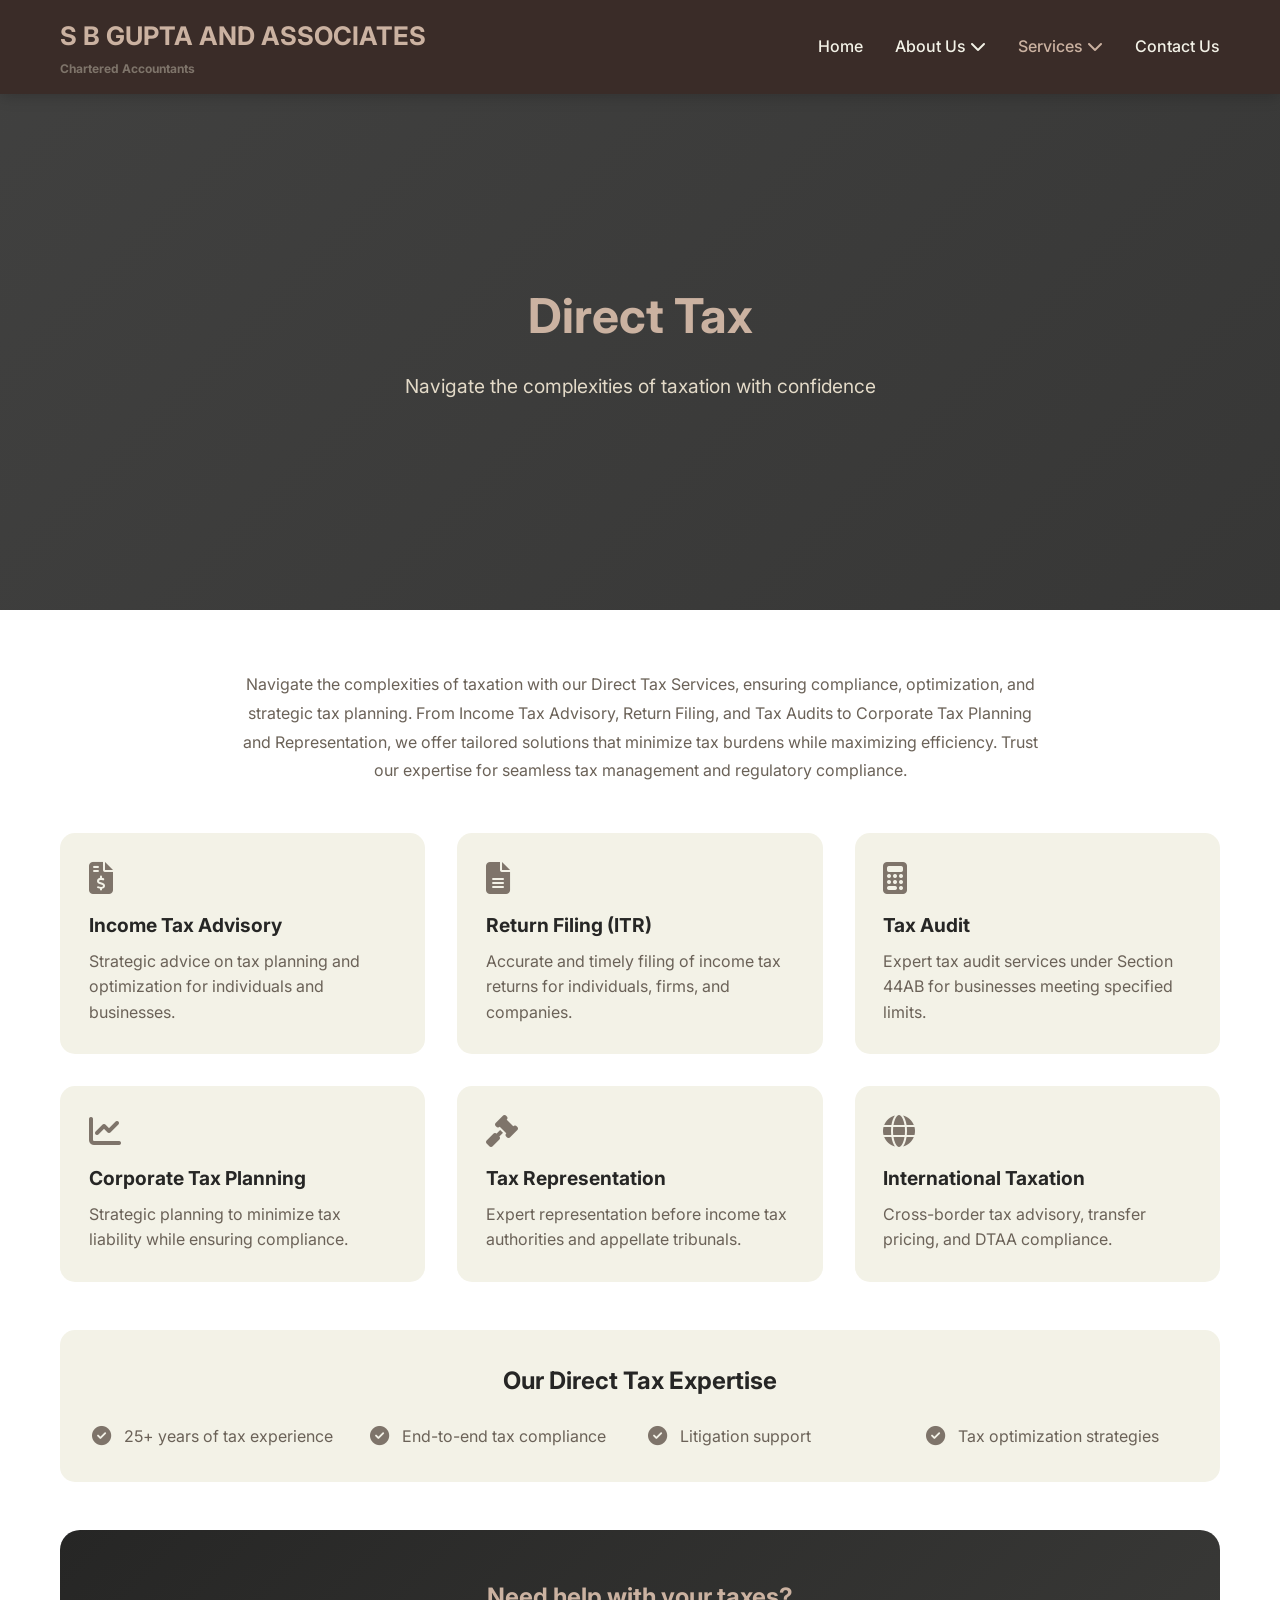
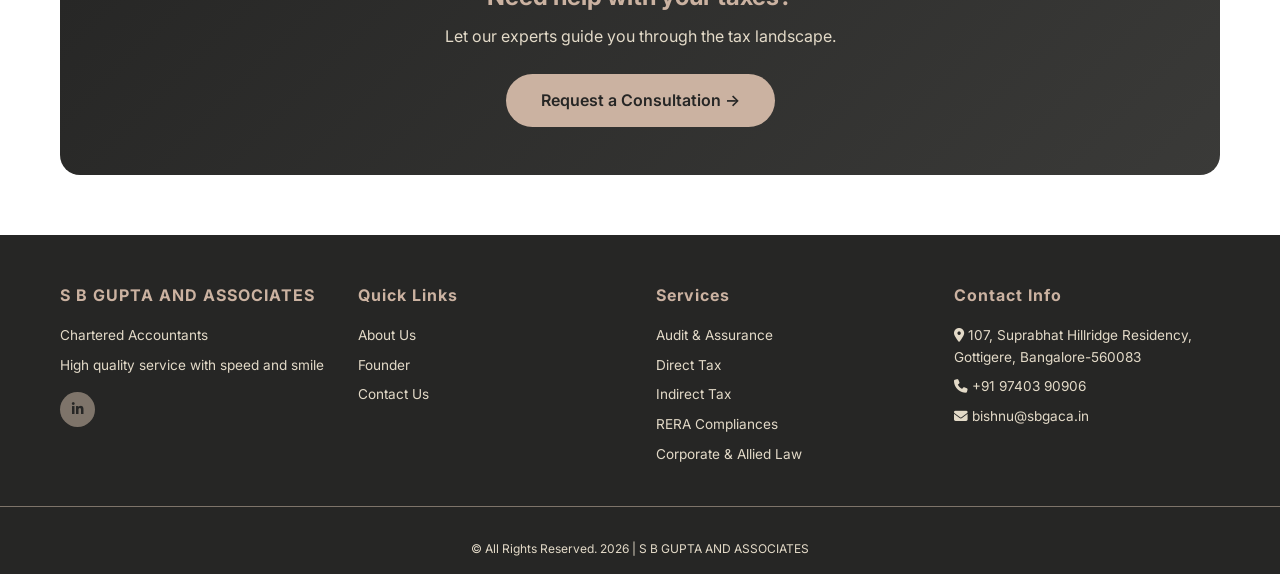
<file: services/direct-tax.html>
<!DOCTYPE html>
<html lang="en">
<head>
    <meta charset="UTF-8">
    <meta name="viewport" content="width=device-width, initial-scale=1.0">
    <title>Direct Tax - S B GUPTA AND ASSOCIATES</title>
    <link rel="stylesheet" href="../css/style.css">
    <link rel="stylesheet" href="https://cdnjs.cloudflare.com/ajax/libs/font-awesome/6.4.0/css/all.min.css">
    <link href="https://fonts.googleapis.com/css2?family=Inter:wght@300;400;500;600;700;800&display=swap" rel="stylesheet">
</head>
<body>
    <nav class="navbar">
        <div class="nav-container">
            <div class="logo">
                <h1>S B GUPTA AND ASSOCIATES</h1>
                <p><strong>Chartered Accountants</strong></p>
            </div>
            <ul class="nav-menu">
                <li><a href="../index.html">Home</a></li>
                <li class="dropdown">
                    <a href="#">About Us <i class="fas fa-chevron-down"></i></a>
                    <div class="dropdown-content">
                        <a href="../about.html">Our Firm</a>
                        <a href="../founder.html">Founder: Bishnu Gupta</a>
                    </div>
                </li>
                <li class="dropdown">
                    <a href="#" class="active">Services <i class="fas fa-chevron-down"></i></a>
                    <div class="dropdown-content">
                        <a href="audit.html">Audit & Assurance</a>
                        <a href="direct-tax.html">Direct Tax</a>
                        <a href="indirect-tax.html">Indirect Tax</a>
                        <a href="rera.html">RERA Compliances</a>
                        <a href="corporate-law.html">Corporate & Allied Law</a>
                        <a href="other-services.html">Other Services</a>
                    </div>
                </li>
                <li><a href="../contact.html">Contact Us</a></li>
            </ul>
            <div class="hamburger">
                <span class="bar"></span>
                <span class="bar"></span>
                <span class="bar"></span>
            </div>
        </div>
    </nav>

    <section class="service-hero directtax-hero">
        <div class="service-hero-overlay"></div>
        <div class="service-hero-content">
            <h1>Direct Tax</h1>
            <p>Navigate the complexities of taxation with confidence</p>
        </div>
    </section>

    <section class="service-detail-page">
        <div class="container">
            <div class="service-intro">
                <p>Navigate the complexities of taxation with our Direct Tax Services, ensuring compliance, optimization, and strategic tax planning. From Income Tax Advisory, Return Filing, and Tax Audits to Corporate Tax Planning and Representation, we offer tailored solutions that minimize tax burdens while maximizing efficiency. Trust our expertise for seamless tax management and regulatory compliance.</p>
            </div>

            <div class="service-features">
                <div class="feature-card">
                    <i class="fas fa-file-invoice-dollar"></i>
                    <h3>Income Tax Advisory</h3>
                    <p>Strategic advice on tax planning and optimization for individuals and businesses.</p>
                </div>
                <div class="feature-card">
                    <i class="fas fa-file-alt"></i>
                    <h3>Return Filing (ITR)</h3>
                    <p>Accurate and timely filing of income tax returns for individuals, firms, and companies.</p>
                </div>
                <div class="feature-card">
                    <i class="fas fa-calculator"></i>
                    <h3>Tax Audit</h3>
                    <p>Expert tax audit services under Section 44AB for businesses meeting specified limits.</p>
                </div>
                <div class="feature-card">
                    <i class="fas fa-chart-line"></i>
                    <h3>Corporate Tax Planning</h3>
                    <p>Strategic planning to minimize tax liability while ensuring compliance.</p>
                </div>
                <div class="feature-card">
                    <i class="fas fa-gavel"></i>
                    <h3>Tax Representation</h3>
                    <p>Expert representation before income tax authorities and appellate tribunals.</p>
                </div>
                <div class="feature-card">
                    <i class="fas fa-globe"></i>
                    <h3>International Taxation</h3>
                    <p>Cross-border tax advisory, transfer pricing, and DTAA compliance.</p>
                </div>
            </div>

            <div class="service-benefits">
                <h2>Our Direct Tax Expertise</h2>
                <div class="benefits-grid">
                    <div class="benefit-item">
                        <i class="fas fa-check-circle"></i>
                        <span>25+ years of tax experience</span>
                    </div>
                    <div class="benefit-item">
                        <i class="fas fa-check-circle"></i>
                        <span>End-to-end tax compliance</span>
                    </div>
                    <div class="benefit-item">
                        <i class="fas fa-check-circle"></i>
                        <span>Litigation support</span>
                    </div>
                    <div class="benefit-item">
                        <i class="fas fa-check-circle"></i>
                        <span>Tax optimization strategies</span>
                    </div>
                </div>
            </div>

            <div class="service-cta">
                <h3>Need help with your taxes?</h3>
                <p>Let our experts guide you through the tax landscape.</p>
                <a href="../contact.html" class="btn-primary">Request a Consultation →</a>
            </div>
        </div>
    </section>

    <footer>
        <div class="footer-content">
            <div class="footer-section">
                <h3>S B GUPTA AND ASSOCIATES</h3>
                <p>Chartered Accountants</p>
                <p>High quality service with speed and smile</p>
                <div class="social-links">
                     <a href="https://www.linkedin.com/in/bishnu-gupta-418bb810/" target="_blank"><i class="fab fa-linkedin-in"></i></a>
                </div>
            </div>
            <div class="footer-section">
                <h3>Quick Links</h3>
                <a href="../about.html">About Us</a>
                <a href="../founder.html">Founder</a>
                <a href="../contact.html">Contact Us</a>
            </div>
            <div class="footer-section">
                <h3>Services</h3>
                <a href="audit.html">Audit & Assurance</a>
                <a href="direct-tax.html">Direct Tax</a>
                <a href="indirect-tax.html">Indirect Tax</a>
                <a href="rera.html">RERA Compliances</a>
                <a href="corporate-law.html">Corporate & Allied Law</a>
            </div>
            <div class="footer-section">
                <h3>Contact Info</h3>
                <p><i class="fas fa-map-marker-alt"></i> 107, Suprabhat Hillridge Residency, Gottigere, Bangalore-560083</p>
                <p><i class="fas fa-phone"></i> +91 97403 90906</p>
                <p><i class="fas fa-envelope"></i> bishnu@sbgaca.in</p>
                
            </div>
        </div>
        <div class="footer-bottom">
            <p>© All Rights Reserved. 2026 | S B GUPTA AND ASSOCIATES</p>
        </div>
    </footer>

    <script src="../js/main.js"></script>
</body>
</html>
</file>
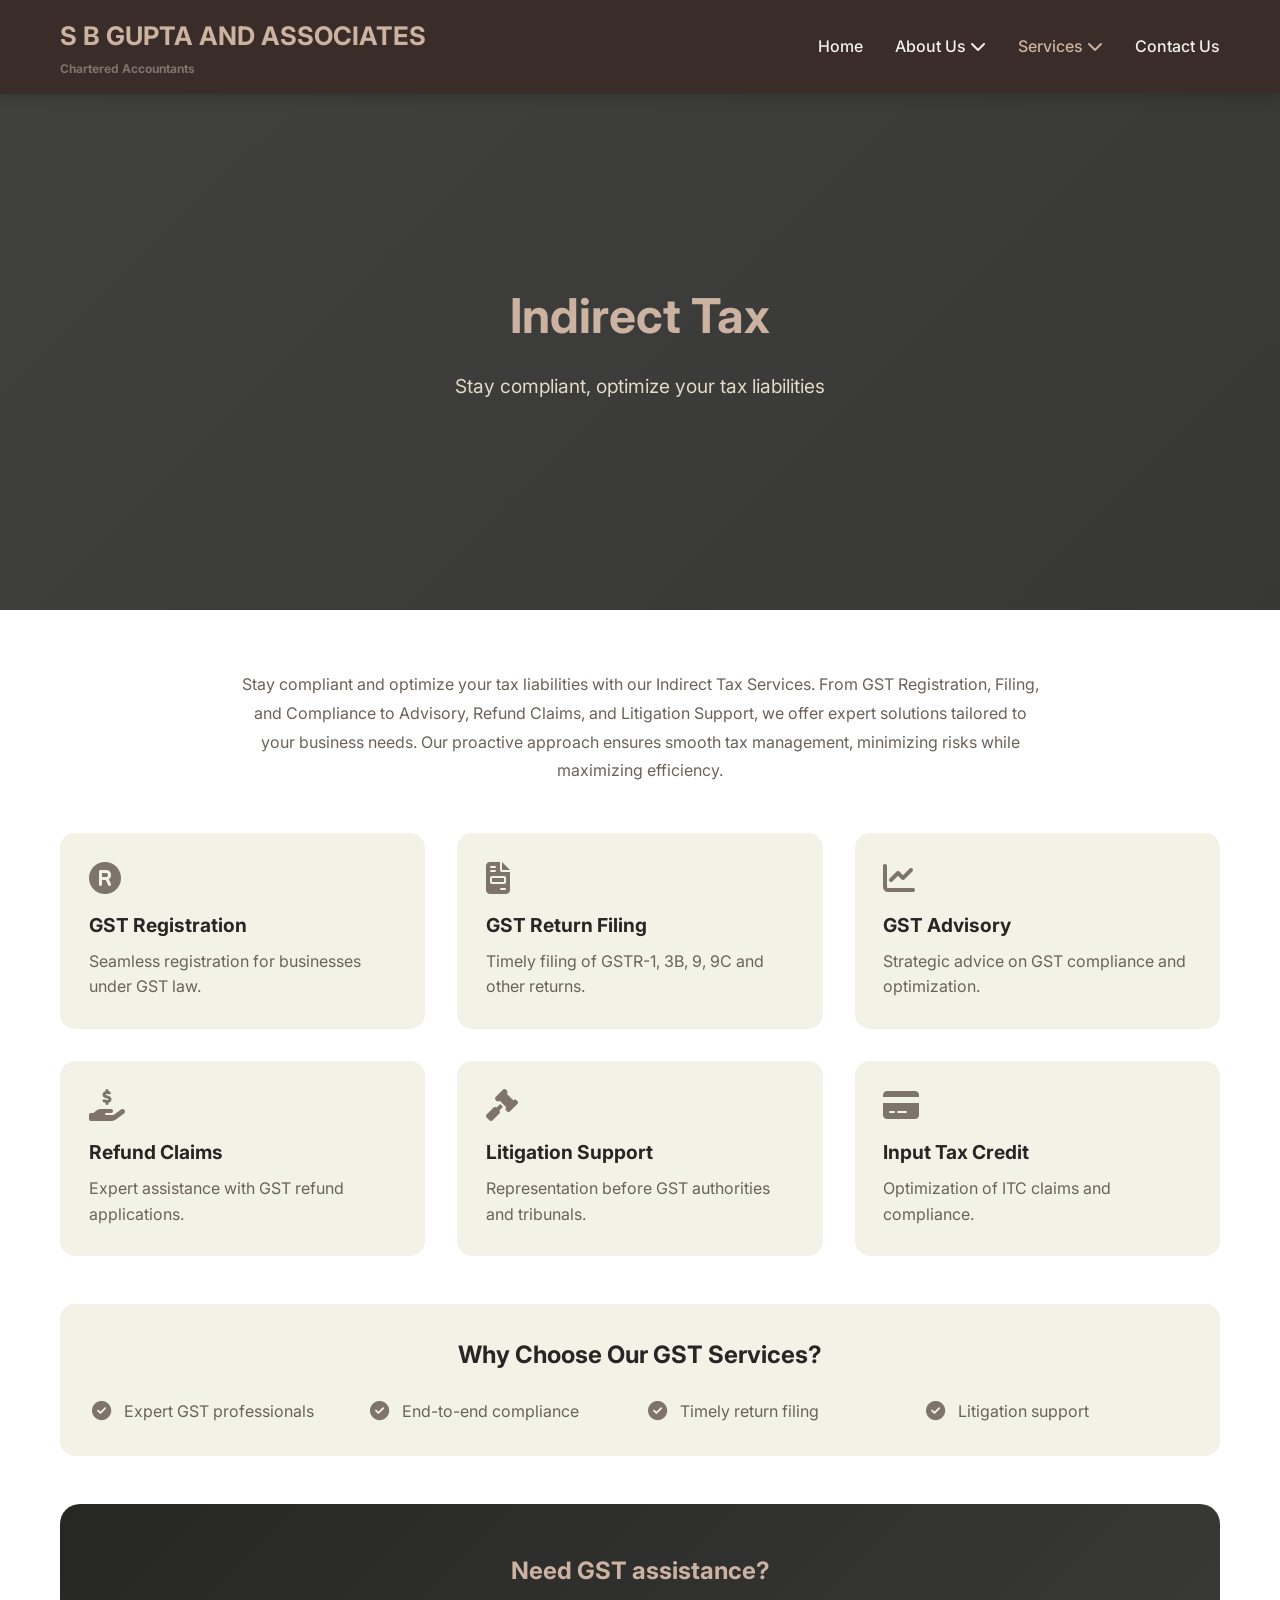
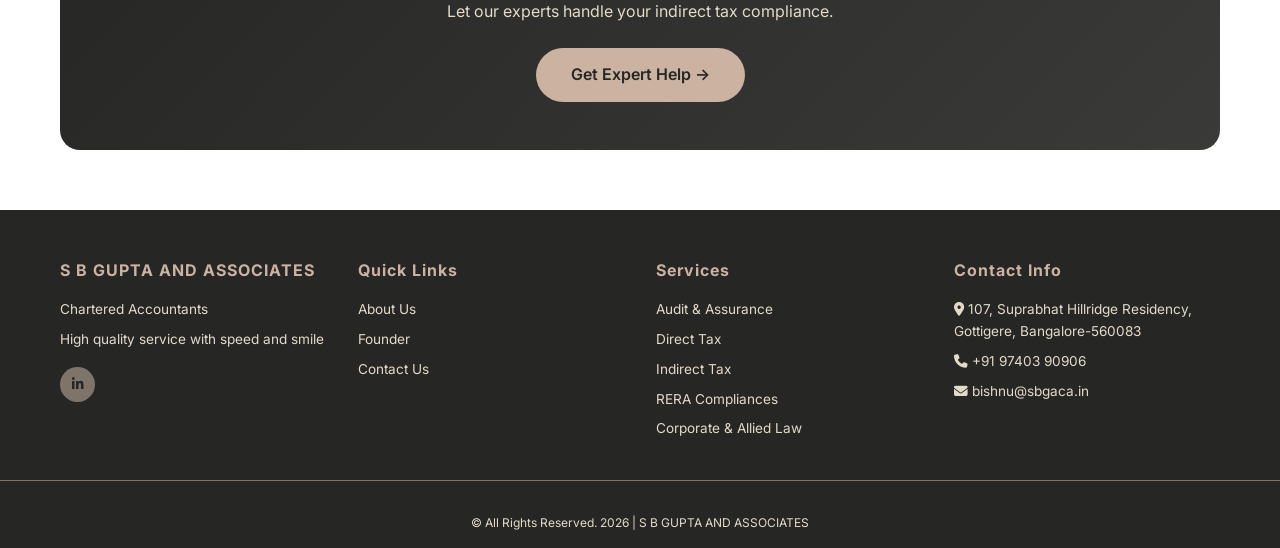
<file: services/indirect-tax.html>
<!DOCTYPE html>
<html lang="en">
<head>
    <meta charset="UTF-8">
    <meta name="viewport" content="width=device-width, initial-scale=1.0">
    <title>Indirect Tax - S B GUPTA AND ASSOCIATES</title>
    <link rel="stylesheet" href="../css/style.css">
    <link rel="stylesheet" href="https://cdnjs.cloudflare.com/ajax/libs/font-awesome/6.4.0/css/all.min.css">
    <link href="https://fonts.googleapis.com/css2?family=Inter:wght@300;400;500;600;700;800&display=swap" rel="stylesheet">
</head>
<body>
    <nav class="navbar">
        <div class="nav-container">
            <div class="logo">
                <h1>S B GUPTA AND ASSOCIATES</h1>
                <p><strong>Chartered Accountants</strong></p>
            </div>
            <ul class="nav-menu">
                <li><a href="../index.html">Home</a></li>
                <li class="dropdown">
                    <a href="#">About Us <i class="fas fa-chevron-down"></i></a>
                    <div class="dropdown-content">
                        <a href="../about.html">Our Firm</a>
                        <a href="../founder.html">Founder: Bishnu Gupta</a>
                    </div>
                </li>
                <li class="dropdown">
                    <a href="#" class="active">Services <i class="fas fa-chevron-down"></i></a>
                    <div class="dropdown-content">
                        <a href="audit.html">Audit & Assurance</a>
                        <a href="direct-tax.html">Direct Tax</a>
                        <a href="indirect-tax.html">Indirect Tax</a>
                        <a href="rera.html">RERA Compliances</a>
                        <a href="corporate-law.html">Corporate & Allied Law</a>
                        <a href="other-services.html">Other Services</a>
                    </div>
                </li>
                <li><a href="../contact.html">Contact Us</a></li>
            </ul>
            <div class="hamburger">
                <span class="bar"></span>
                <span class="bar"></span>
                <span class="bar"></span>
            </div>
        </div>
    </nav>

    <section class="service-hero indirecttax-hero">
        <div class="service-hero-overlay"></div>
        <div class="service-hero-content">
            <h1>Indirect Tax</h1>
            <p>Stay compliant, optimize your tax liabilities</p>
        </div>
    </section>

    <section class="service-detail-page">
        <div class="container">
            <div class="service-intro">
                <p>Stay compliant and optimize your tax liabilities with our Indirect Tax Services. From GST Registration, Filing, and Compliance to Advisory, Refund Claims, and Litigation Support, we offer expert solutions tailored to your business needs. Our proactive approach ensures smooth tax management, minimizing risks while maximizing efficiency.</p>
            </div>

            <div class="service-features">
                <div class="feature-card">
                    <i class="fas fa-registered"></i>
                    <h3>GST Registration</h3>
                    <p>Seamless registration for businesses under GST law.</p>
                </div>
                <div class="feature-card">
                    <i class="fas fa-file-invoice"></i>
                    <h3>GST Return Filing</h3>
                    <p>Timely filing of GSTR-1, 3B, 9, 9C and other returns.</p>
                </div>
                <div class="feature-card">
                    <i class="fas fa-chart-line"></i>
                    <h3>GST Advisory</h3>
                    <p>Strategic advice on GST compliance and optimization.</p>
                </div>
                <div class="feature-card">
                    <i class="fas fa-hand-holding-usd"></i>
                    <h3>Refund Claims</h3>
                    <p>Expert assistance with GST refund applications.</p>
                </div>
                <div class="feature-card">
                    <i class="fas fa-gavel"></i>
                    <h3>Litigation Support</h3>
                    <p>Representation before GST authorities and tribunals.</p>
                </div>
                <div class="feature-card">
                    <i class="fas fa-credit-card"></i>
                    <h3>Input Tax Credit</h3>
                    <p>Optimization of ITC claims and compliance.</p>
                </div>
            </div>

            <div class="service-benefits">
                <h2>Why Choose Our GST Services?</h2>
                <div class="benefits-grid">
                    <div class="benefit-item">
                        <i class="fas fa-check-circle"></i>
                        <span>Expert GST professionals</span>
                    </div>
                    <div class="benefit-item">
                        <i class="fas fa-check-circle"></i>
                        <span>End-to-end compliance</span>
                    </div>
                    <div class="benefit-item">
                        <i class="fas fa-check-circle"></i>
                        <span>Timely return filing</span>
                    </div>
                    <div class="benefit-item">
                        <i class="fas fa-check-circle"></i>
                        <span>Litigation support</span>
                    </div>
                </div>
            </div>

            <div class="service-cta">
                <h3>Need GST assistance?</h3>
                <p>Let our experts handle your indirect tax compliance.</p>
                <a href="../contact.html" class="btn-primary">Get Expert Help →</a>
            </div>
        </div>
    </section>

    <footer>
        <!-- Same footer structure -->
        <div class="footer-content">
            <div class="footer-section">
                <h3>S B GUPTA AND ASSOCIATES</h3>
                <p>Chartered Accountants</p>
                <p>High quality service with speed and smile</p>
                <div class="social-links">
                    <a href="https://www.linkedin.com/in/bishnu-gupta-418bb810/" target="_blank"><i class="fab fa-linkedin-in"></i></a>
                </div>
            </div>
            <div class="footer-section">
                <h3>Quick Links</h3>
                <a href="../about.html">About Us</a>
                <a href="../founder.html">Founder</a>
                <a href="../contact.html">Contact Us</a>
            </div>
            <div class="footer-section">
                <h3>Services</h3>
                <a href="audit.html">Audit & Assurance</a>
                <a href="direct-tax.html">Direct Tax</a>
                <a href="indirect-tax.html">Indirect Tax</a>
                <a href="rera.html">RERA Compliances</a>
                <a href="corporate-law.html">Corporate & Allied Law</a>
            </div>
            <div class="footer-section">
                <h3>Contact Info</h3>
                <p><i class="fas fa-map-marker-alt"></i> 107, Suprabhat Hillridge Residency, Gottigere, Bangalore-560083</p>
                <p><i class="fas fa-phone"></i> +91 97403 90906</p>
                <p><i class="fas fa-envelope"></i> bishnu@sbgaca.in</p>
                
            </div>
        </div>
        <div class="footer-bottom">
            <p>© All Rights Reserved. 2026 | S B GUPTA AND ASSOCIATES</p>
        </div>
    </footer>

    <script src="../js/main.js"></script>
</body>
</html>
</file>
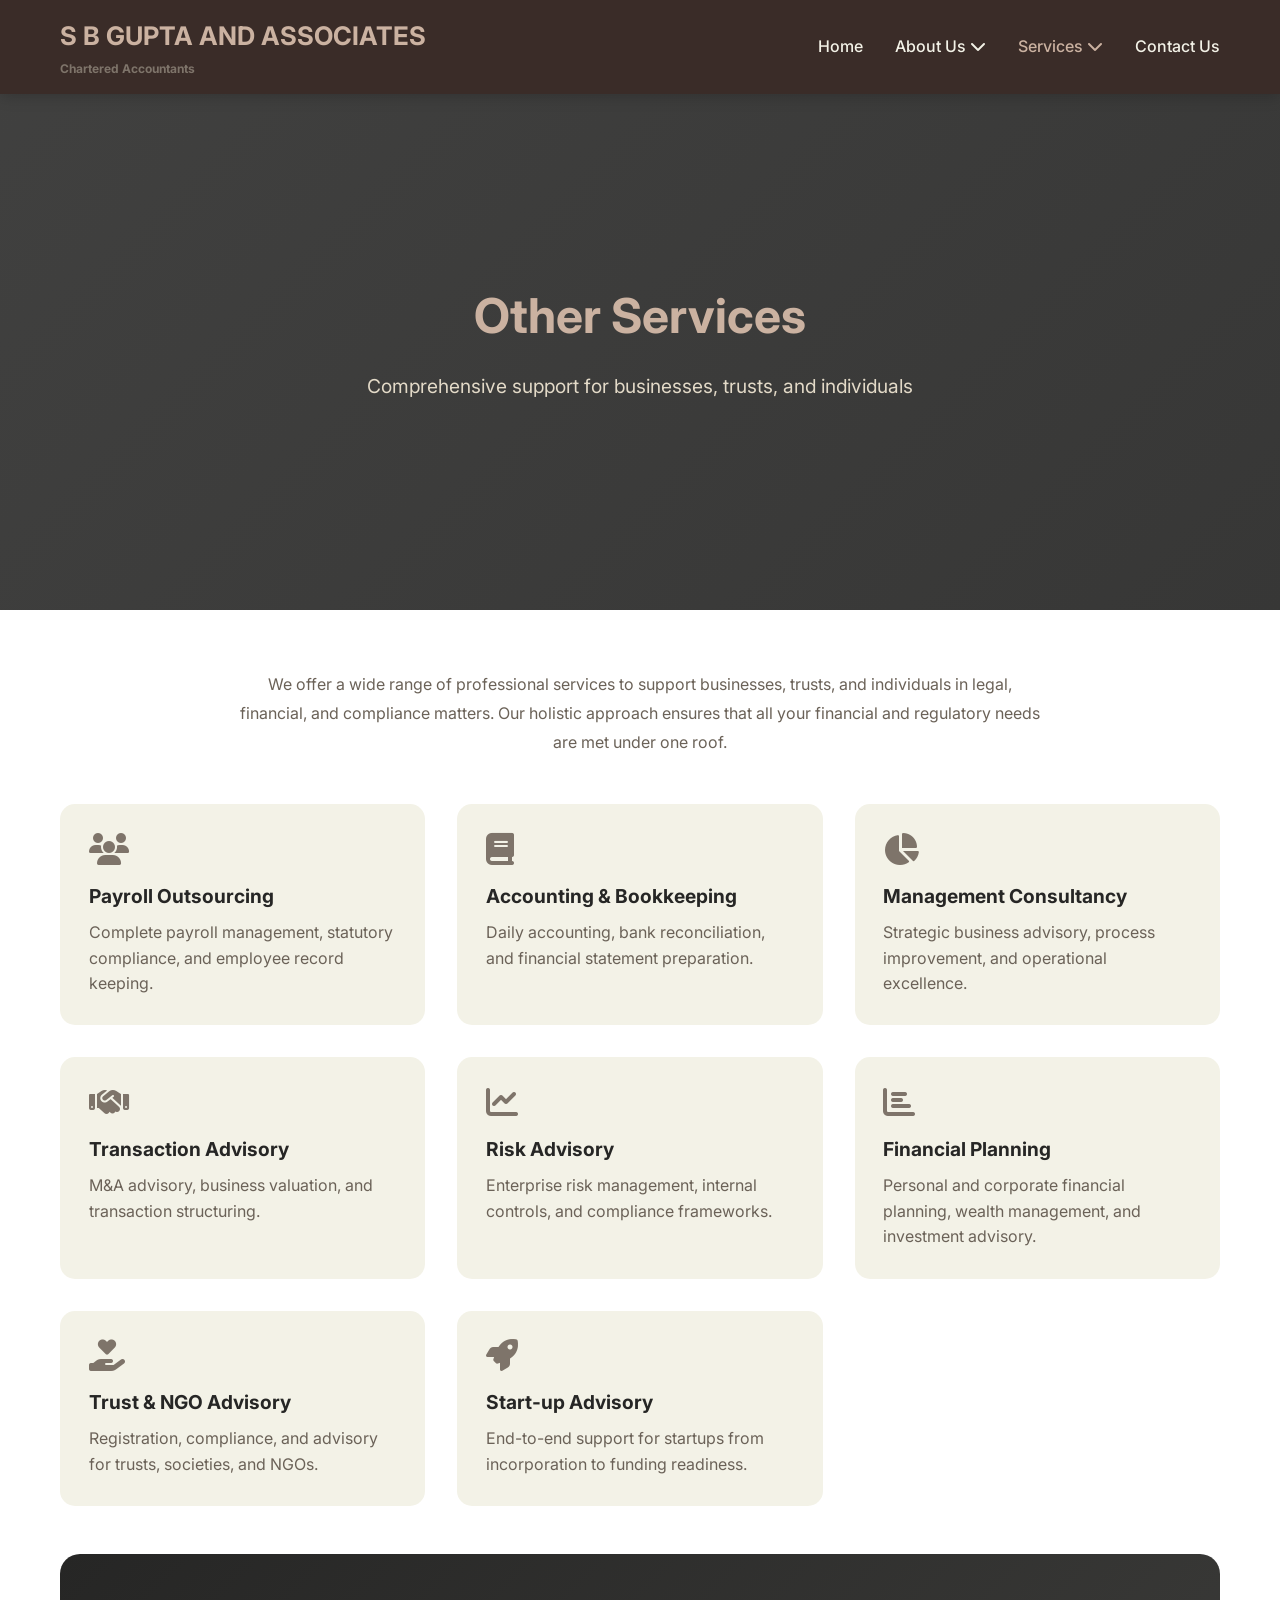
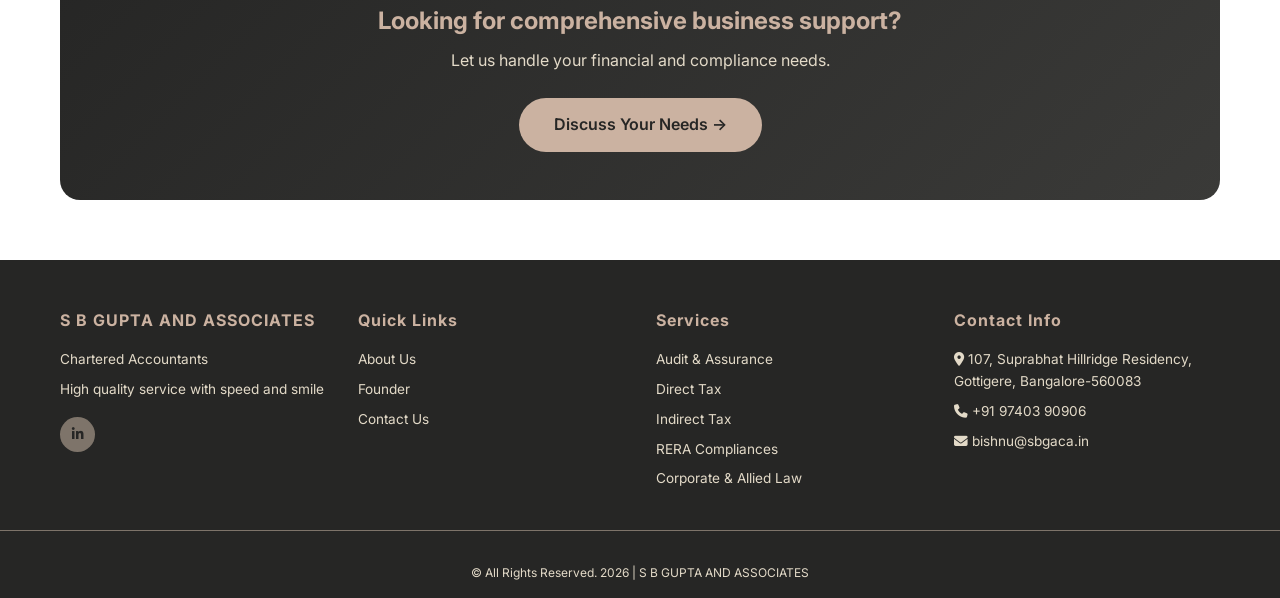
<file: services/other-services.html>
<!DOCTYPE html>
<html lang="en">
<head>
    <meta charset="UTF-8">
    <meta name="viewport" content="width=device-width, initial-scale=1.0">
    <title>Other Services - S B GUPTA AND ASSOCIATES</title>
    <link rel="stylesheet" href="../css/style.css">
    <link rel="stylesheet" href="https://cdnjs.cloudflare.com/ajax/libs/font-awesome/6.4.0/css/all.min.css">
    <link href="https://fonts.googleapis.com/css2?family=Inter:wght@300;400;500;600;700;800&display=swap" rel="stylesheet">
</head>
<body>
    <nav class="navbar">
        <div class="nav-container">
            <div class="logo">
                <h1>S B GUPTA AND ASSOCIATES</h1>
                <p><strong>Chartered Accountants</strong></p>
            </div>
            <ul class="nav-menu">
                <li><a href="../index.html">Home</a></li>
                <li class="dropdown">
                    <a href="#">About Us <i class="fas fa-chevron-down"></i></a>
                    <div class="dropdown-content">
                        <a href="../about.html">Our Firm</a>
                        <a href="../founder.html">Founder: Bishnu Gupta</a>
                    </div>
                </li>
                <li class="dropdown">
                    <a href="#" class="active">Services <i class="fas fa-chevron-down"></i></a>
                    <div class="dropdown-content">
                        <a href="audit.html">Audit & Assurance</a>
                        <a href="direct-tax.html">Direct Tax</a>
                        <a href="indirect-tax.html">Indirect Tax</a>
                        <a href="rera.html">RERA Compliances</a>
                        <a href="corporate-law.html">Corporate & Allied Law</a>
                        <a href="other-services.html">Other Services</a>
                    </div>
                </li>
                <li><a href="../contact.html">Contact Us</a></li>
            </ul>
            <div class="hamburger">
                <span class="bar"></span>
                <span class="bar"></span>
                <span class="bar"></span>
            </div>
        </div>
    </nav>

    <section class="service-hero other-hero">
        <div class="service-hero-overlay"></div>
        <div class="service-hero-content">
            <h1>Other Services</h1>
            <p>Comprehensive support for businesses, trusts, and individuals</p>
        </div>
    </section>

    <section class="service-detail-page">
        <div class="container">
            <div class="service-intro">
                <p>We offer a wide range of professional services to support businesses, trusts, and individuals in legal, financial, and compliance matters. Our holistic approach ensures that all your financial and regulatory needs are met under one roof.</p>
            </div>

            <div class="service-features">
                <div class="feature-card">
                    <i class="fas fa-users"></i>
                    <h3>Payroll Outsourcing</h3>
                    <p>Complete payroll management, statutory compliance, and employee record keeping.</p>
                </div>
                <div class="feature-card">
                    <i class="fas fa-book"></i>
                    <h3>Accounting & Bookkeeping</h3>
                    <p>Daily accounting, bank reconciliation, and financial statement preparation.</p>
                </div>
                <div class="feature-card">
                    <i class="fas fa-chart-pie"></i>
                    <h3>Management Consultancy</h3>
                    <p>Strategic business advisory, process improvement, and operational excellence.</p>
                </div>
                <div class="feature-card">
                    <i class="fas fa-handshake"></i>
                    <h3>Transaction Advisory</h3>
                    <p>M&A advisory, business valuation, and transaction structuring.</p>
                </div>
                <div class="feature-card">
                    <i class="fas fa-chart-line"></i>
                    <h3>Risk Advisory</h3>
                    <p>Enterprise risk management, internal controls, and compliance frameworks.</p>
                </div>
                <div class="feature-card">
                    <i class="fas fa-chart-bar"></i>
                    <h3>Financial Planning</h3>
                    <p>Personal and corporate financial planning, wealth management, and investment advisory.</p>
                </div>
                <div class="feature-card">
                    <i class="fas fa-hand-holding-heart"></i>
                    <h3>Trust & NGO Advisory</h3>
                    <p>Registration, compliance, and advisory for trusts, societies, and NGOs.</p>
                </div>
                <div class="feature-card">
                    <i class="fas fa-rocket"></i>
                    <h3>Start-up Advisory</h3>
                    <p>End-to-end support for startups from incorporation to funding readiness.</p>
                </div>
            </div>

            <div class="service-cta">
                <h3>Looking for comprehensive business support?</h3>
                <p>Let us handle your financial and compliance needs.</p>
                <a href="../contact.html" class="btn-primary">Discuss Your Needs →</a>
            </div>
        </div>
    </section>

    <footer>
        <!-- Same footer structure -->
        <div class="footer-content">
            <div class="footer-section">
                <h3>S B GUPTA AND ASSOCIATES</h3>
                <p>Chartered Accountants</p>
                <p>High quality service with speed and smile</p>
                <div class="social-links">
                     <a href="https://www.linkedin.com/in/bishnu-gupta-418bb810/" target="_blank"><i class="fab fa-linkedin-in"></i></a>
                </div>
            </div>
            <div class="footer-section">
                <h3>Quick Links</h3>
                <a href="../about.html">About Us</a>
                <a href="../founder.html">Founder</a>
                <a href="../contact.html">Contact Us</a>
            </div>
            <div class="footer-section">
                <h3>Services</h3>
                <a href="audit.html">Audit & Assurance</a>
                <a href="direct-tax.html">Direct Tax</a>
                <a href="indirect-tax.html">Indirect Tax</a>
                <a href="rera.html">RERA Compliances</a>
                <a href="corporate-law.html">Corporate & Allied Law</a>
            </div>
            <div class="footer-section">
                <h3>Contact Info</h3>
                <p><i class="fas fa-map-marker-alt"></i> 107, Suprabhat Hillridge Residency, Gottigere, Bangalore-560083</p>
                <p><i class="fas fa-phone"></i> +91 97403 90906</p>
                <p><i class="fas fa-envelope"></i> bishnu@sbgaca.in</p>
               
            </div>
        </div>
        <div class="footer-bottom">
            <p>© All Rights Reserved. 2026 | S B GUPTA AND ASSOCIATES</p>
        </div>
    </footer>

    <script src="../js/main.js"></script>
</body>
</html>
</file>
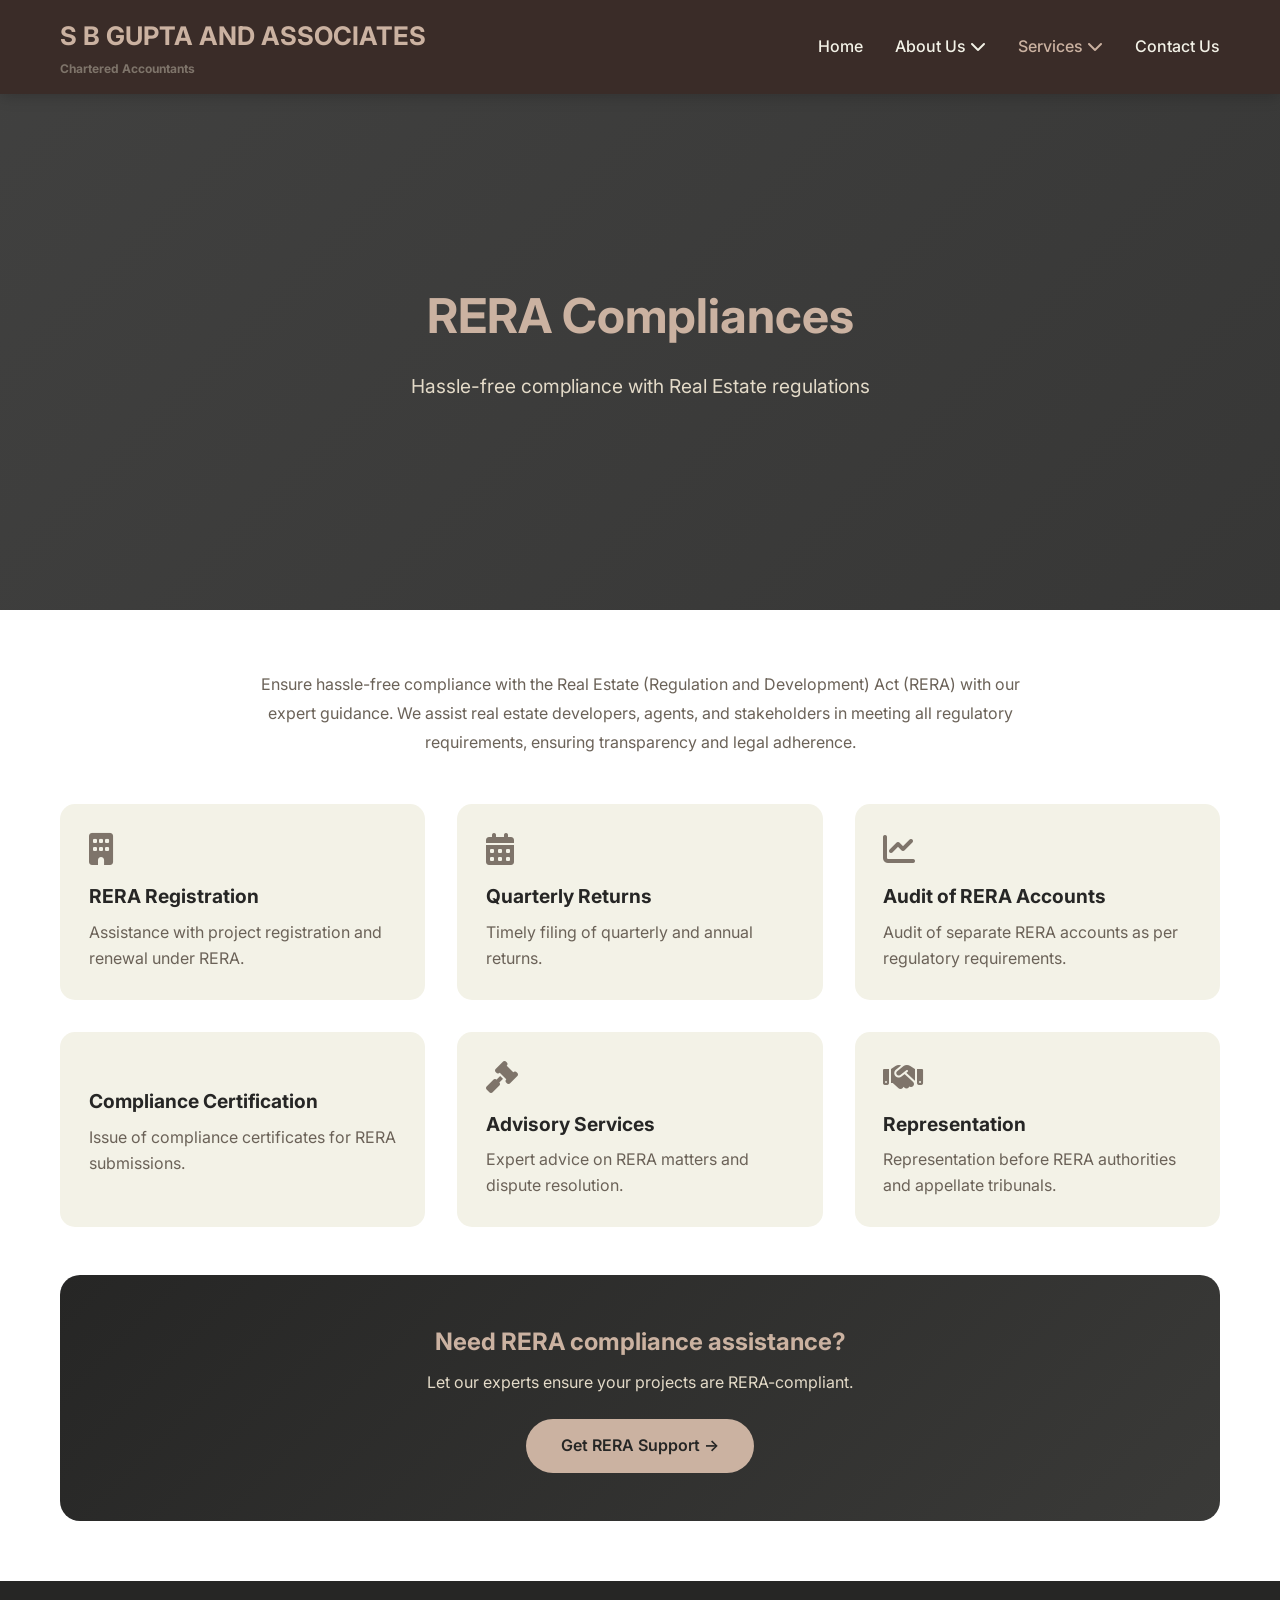
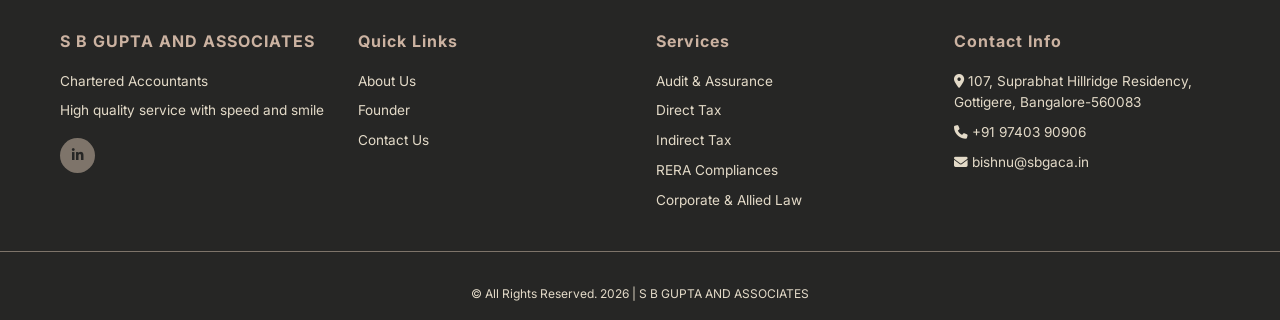
<file: services/rera.html>
<!DOCTYPE html>
<html lang="en">
<head>
    <meta charset="UTF-8">
    <meta name="viewport" content="width=device-width, initial-scale=1.0">
    <title>RERA Compliances - S B GUPTA AND ASSOCIATES</title>
    <link rel="stylesheet" href="../css/style.css">
    <link rel="stylesheet" href="https://cdnjs.cloudflare.com/ajax/libs/font-awesome/6.4.0/css/all.min.css">
    <link href="https://fonts.googleapis.com/css2?family=Inter:wght@300;400;500;600;700;800&display=swap" rel="stylesheet">
</head>
<body>
    <nav class="navbar">
        <div class="nav-container">
            <div class="logo">
                <h1>S B GUPTA AND ASSOCIATES</h1>
                <p><strong>Chartered Accountants</strong></p>
            </div>
            <ul class="nav-menu">
                <li><a href="../index.html">Home</a></li>
                <li class="dropdown">
                    <a href="#">About Us <i class="fas fa-chevron-down"></i></a>
                    <div class="dropdown-content">
                        <a href="../about.html">Our Firm</a>
                        <a href="../founder.html">Founder: Bishnu Gupta</a>
                    </div>
                </li>
                <li class="dropdown">
                    <a href="#" class="active">Services <i class="fas fa-chevron-down"></i></a>
                    <div class="dropdown-content">
                        <a href="audit.html">Audit & Assurance</a>
                        <a href="direct-tax.html">Direct Tax</a>
                        <a href="indirect-tax.html">Indirect Tax</a>
                        <a href="rera.html">RERA Compliances</a>
                        <a href="corporate-law.html">Corporate & Allied Law</a>
                        <a href="other-services.html">Other Services</a>
                    </div>
                </li>
                <li><a href="../contact.html">Contact Us</a></li>
            </ul>
            <div class="hamburger">
                <span class="bar"></span>
                <span class="bar"></span>
                <span class="bar"></span>
            </div>
        </div>
    </nav>

    <section class="service-hero rera-hero">
        <div class="service-hero-overlay"></div>
        <div class="service-hero-content">
            <h1>RERA Compliances</h1>
            <p>Hassle-free compliance with Real Estate regulations</p>
        </div>
    </section>

    <section class="service-detail-page">
        <div class="container">
            <div class="service-intro">
                <p>Ensure hassle-free compliance with the Real Estate (Regulation and Development) Act (RERA) with our expert guidance. We assist real estate developers, agents, and stakeholders in meeting all regulatory requirements, ensuring transparency and legal adherence.</p>
            </div>

            <div class="service-features">
                <div class="feature-card">
                    <i class="fas fa-building"></i>
                    <h3>RERA Registration</h3>
                    <p>Assistance with project registration and renewal under RERA.</p>
                </div>
                <div class="feature-card">
                    <i class="fas fa-calendar-alt"></i>
                    <h3>Quarterly Returns</h3>
                    <p>Timely filing of quarterly and annual returns.</p>
                </div>
                <div class="feature-card">
                    <i class="fas fa-chart-line"></i>
                    <h3>Audit of RERA Accounts</h3>
                    <p>Audit of separate RERA accounts as per regulatory requirements.</p>
                </div>
                <div class="feature-card">
                    <i class="fas fa-file-certificate"></i>
                    <h3>Compliance Certification</h3>
                    <p>Issue of compliance certificates for RERA submissions.</p>
                </div>
                <div class="feature-card">
                    <i class="fas fa-gavel"></i>
                    <h3>Advisory Services</h3>
                    <p>Expert advice on RERA matters and dispute resolution.</p>
                </div>
                <div class="feature-card">
                    <i class="fas fa-handshake"></i>
                    <h3>Representation</h3>
                    <p>Representation before RERA authorities and appellate tribunals.</p>
                </div>
            </div>

            <div class="service-cta">
                <h3>Need RERA compliance assistance?</h3>
                <p>Let our experts ensure your projects are RERA-compliant.</p>
                <a href="../contact.html" class="btn-primary">Get RERA Support →</a>
            </div>
        </div>
    </section>

    <footer>
        <!-- Same footer structure -->
        <div class="footer-content">
            <div class="footer-section">
                <h3>S B GUPTA AND ASSOCIATES</h3>
                <p>Chartered Accountants</p>
                <p>High quality service with speed and smile</p>
                <div class="social-links">
                   
                   <a href="https://www.linkedin.com/in/bishnu-gupta-418bb810/" target="_blank"><i class="fab fa-linkedin-in"></i></a> 
                </div>
            </div>
            <div class="footer-section">
                <h3>Quick Links</h3>
                <a href="../about.html">About Us</a>
                <a href="../founder.html">Founder</a>
                <a href="../contact.html">Contact Us</a>
            </div>
            <div class="footer-section">
                <h3>Services</h3>
                <a href="audit.html">Audit & Assurance</a>
                <a href="direct-tax.html">Direct Tax</a>
                <a href="indirect-tax.html">Indirect Tax</a>
                <a href="rera.html">RERA Compliances</a>
                <a href="corporate-law.html">Corporate & Allied Law</a>
            </div>
            <div class="footer-section">
                <h3>Contact Info</h3>
                <p><i class="fas fa-map-marker-alt"></i> 107, Suprabhat Hillridge Residency, Gottigere, Bangalore-560083</p>
                <p><i class="fas fa-phone"></i> +91 97403 90906</p>
                <p><i class="fas fa-envelope"></i> bishnu@sbgaca.in</p>
               
            </div>
        </div>
        <div class="footer-bottom">
            <p>© All Rights Reserved. 2026 | S B GUPTA AND ASSOCIATES</p>
        </div>
    </footer>

    <script src="../js/main.js"></script>
</body>
</html>
</file>
<file: css/style.css>
/* New Color Palette - Sand Dune Theme */
:root {
    --sand-dune: #7E746A;
    --seashell: #F3F2E7;
    --moon-mist: #E3DAC8;
    --baltic-sea: #262625;
    --rodeo-dust: #CBB2A1;
    --white: #FFFFFF;
    --dark-text: #2C2A28;
    --light-text: #6B6258;
}

* {
    margin: 0;
    padding: 0;
    box-sizing: border-box;
}

body {
    font-family: 'Inter', sans-serif;
    line-height: 1.6;
    color: var(--dark-text);
    background-color: var(--white);
}

.container {
    max-width: 1200px;
    margin: 0 auto;
    padding: 0 20px;
}

/* Navigation */
.navbar {
    background: var(--baltic-sea);
    position: fixed;
    top: 0;
    width: 100%;
    z-index: 1000;
    box-shadow: 0 2px 15px rgba(0,0,0,0.1);
}

.nav-container {
    max-width: 1200px;
    margin: 0 auto;
    padding: 1rem 20px;
    display: flex;
    justify-content: space-between;
    align-items: center;
}

.logo h1 {
    color: var(--rodeo-dust);
    font-size: 1.6rem;
    font-weight: 700;
}

.logo h1 span {
    color: var(--moon-mist);
    font-size: 1rem;
    font-weight: 500;
}

.logo p {
    color: var(--sand-dune);
    font-size: 0.75rem;
    margin-top: 2px;
}

.nav-menu {
    display: flex;
    list-style: none;
    gap: 2rem;
}

.nav-menu li a {
    color: var(--seashell);
    text-decoration: none;
    font-weight: 500;
    transition: color 0.3s ease;
    padding: 0.5rem 0;
}

.nav-menu li a:hover,
.nav-menu li a.active {
    color: var(--rodeo-dust);
}

/* Dropdown */
.dropdown {
    position: relative;
}

.dropdown-content {
    display: none;
    position: absolute;
    background: var(--baltic-sea);
    min-width: 220px;
    box-shadow: 0 8px 20px rgba(0,0,0,0.2);
    z-index: 1;
    border-radius: 10px;
    padding: 0.5rem 0;
    top: 100%;
    left: 0;
}

.dropdown-content a {
    color: var(--seashell);
    padding: 0.75rem 1.2rem;
    display: block;
    font-size: 0.9rem;
    transition: all 0.3s ease;
}

.dropdown-content a:hover {
    background: var(--sand-dune);
    color: var(--white);
    border-radius: 5px;
}

.dropdown:hover .dropdown-content {
    display: block;
}

.hamburger {
    display: none;
    flex-direction: column;
    cursor: pointer;
}

.bar {
    width: 25px;
    height: 3px;
    background: var(--seashell);
    margin: 3px 0;
    transition: 0.3s;
}

/* Hero Section - Home Page */
.hero {
    height: 100vh;
    background: linear-gradient(135deg, rgba(38,38,37,0.88), rgba(38,38,37,0.92)), url('https://images.unsplash.com/photo-1450101499163-c8848c66ca85?w=1920');
    background-size: cover;
    background-position: center;
    background-attachment: fixed;
    display: flex;
    align-items: center;
    justify-content: center;
    text-align: center;
    margin-top: 70px;
    position: relative;
}

.hero-content {
    max-width: 900px;
    padding: 0 20px;
    animation: fadeInUp 1s ease;
}

.hero-content .badge {
    display: inline-block;
    background: var(--rodeo-dust);
    color: var(--baltic-sea);
    padding: 6px 18px;
    border-radius: 50px;
    font-size: 0.8rem;
    font-weight: 600;
    letter-spacing: 1px;
    margin-bottom: 1.5rem;
}

.hero-content h1 {
    color: var(--rodeo-dust);
    font-size: 3.5rem;
    margin-bottom: 1rem;
    font-weight: 800;
    line-height: 1.2;
}

.hero-content h2 {
    color: var(--moon-mist);
    font-size: 1.5rem;
    margin-bottom: 1rem;
    font-weight: 500;
}

.hero-content p {
    color: var(--seashell);
    font-size: 1.2rem;
    margin-bottom: 2rem;
    max-width: 600px;
    margin-left: auto;
    margin-right: auto;
}

.hero-buttons {
    display: flex;
    gap: 1rem;
    justify-content: center;
    flex-wrap: wrap;
}

/* Buttons */
.btn-primary {
    display: inline-block;
    background: var(--rodeo-dust);
    color: var(--baltic-sea);
    padding: 14px 35px;
    text-decoration: none;
    border-radius: 40px;
    font-weight: 600;
    transition: all 0.3s ease;
    border: none;
    cursor: pointer;
}

.btn-primary:hover {
    background: var(--sand-dune);
    color: var(--white);
    transform: translateY(-2px);
    box-shadow: 0 5px 15px rgba(126,116,106,0.3);
}

.btn-secondary {
    display: inline-block;
    background: transparent;
    color: var(--seashell);
    padding: 12px 30px;
    text-decoration: none;
    border-radius: 40px;
    font-weight: 600;
    border: 2px solid var(--seashell);
    transition: all 0.3s ease;
    cursor: pointer;
}

.btn-secondary:hover {
    background: var(--seashell);
    color: var(--baltic-sea);
}

.btn-outline {
    display: inline-block;
    background: transparent;
    color: var(--sand-dune);
    padding: 12px 30px;
    text-decoration: none;
    border-radius: 40px;
    font-weight: 600;
    border: 2px solid var(--sand-dune);
    transition: all 0.3s ease;
    cursor: pointer;
}

.btn-outline:hover {
    background: var(--sand-dune);
    color: var(--white);
}

.btn-full {
    width: 100%;
    text-align: center;
}

/* About Preview Section */
.about-preview {
    padding: 80px 0;
    background: var(--seashell);
}

.about-grid {
    display: grid;
    grid-template-columns: 1fr 1fr;
    gap: 3rem;
    align-items: center;
}

.about-text h3 {
    color: var(--sand-dune);
    font-size: 1rem;
    letter-spacing: 2px;
    margin-bottom: 1rem;
}

.about-text h2 {
    color: var(--baltic-sea);
    font-size: 2.2rem;
    margin-bottom: 1.5rem;
    font-weight: 700;
}

.about-text p {
    color: var(--light-text);
    margin-bottom: 1rem;
    line-height: 1.8;
}

.about-stats {
    display: grid;
    grid-template-columns: repeat(2, 1fr);
    gap: 1.5rem;
}

.stat-card {
    background: var(--white);
    padding: 2rem;
    text-align: center;
    border-radius: 20px;
    box-shadow: 0 10px 30px rgba(0,0,0,0.05);
    transition: all 0.3s ease;
}

.stat-card:hover {
    transform: translateY(-5px);
    box-shadow: 0 15px 40px rgba(0,0,0,0.1);
}

.stat-card i {
    font-size: 2.5rem;
    color: var(--sand-dune);
    margin-bottom: 1rem;
}

.stat-card h3 {
    font-size: 2rem;
    color: var(--baltic-sea);
    margin-bottom: 0.5rem;
    font-weight: 700;
}

.stat-card p {
    color: var(--light-text);
}

/* Why Choose Us Section */
.why-choose-us {
    padding: 80px 0;
    background: var(--white);
}

.features-grid {
    display: grid;
    grid-template-columns: repeat(auto-fit, minmax(280px, 1fr));
    gap: 2rem;
    margin-top: 2rem;
}

.feature-item {
    text-align: center;
    padding: 2rem;
    background: var(--moon-mist);
    border-radius: 20px;
    transition: all 0.3s ease;
}

.feature-item:hover {
    transform: translateY(-5px);
    background: var(--white);
    box-shadow: 0 10px 30px rgba(0,0,0,0.08);
    border: 1px solid var(--rodeo-dust);
}

.feature-item i {
    font-size: 2.5rem;
    color: var(--sand-dune);
    margin-bottom: 1rem;
}

.feature-item h3 {
    font-size: 1.2rem;
    color: var(--baltic-sea);
    margin-bottom: 0.5rem;
}

.feature-item p {
    color: var(--light-text);
}

/* Services Showcase */
.services-showcase {
    padding: 80px 0;
    background: var(--moon-mist);
}

.section-header {
    text-align: center;
    margin-bottom: 3rem;
}

.section-header h2 {
    font-size: 2.5rem;
    color: var(--baltic-sea);
    margin-bottom: 1rem;
    font-weight: 700;
}

.section-header p {
    color: var(--light-text);
    font-size: 1.1rem;
}

.services-grid {
    display: grid;
    grid-template-columns: repeat(auto-fit, minmax(320px, 1fr));
    gap: 2rem;
}

.service-card {
    background: var(--white);
    padding: 2rem;
    border-radius: 20px;
    text-align: center;
    transition: all 0.3s ease;
    cursor: pointer;
    box-shadow: 0 5px 20px rgba(0,0,0,0.05);
    border: 1px solid var(--moon-mist);
}

.service-card:hover {
    transform: translateY(-8px);
    box-shadow: 0 20px 40px rgba(0,0,0,0.1);
    border-color: var(--rodeo-dust);
}

.service-card i {
    font-size: 3rem;
    color: var(--sand-dune);
    margin-bottom: 1rem;
}

.service-card h3 {
    font-size: 1.3rem;
    color: var(--baltic-sea);
    margin-bottom: 0.5rem;
}

.service-card p {
    color: var(--light-text);
    margin-bottom: 1rem;
}

.learn-more {
    color: var(--sand-dune);
    font-weight: 600;
    font-size: 0.9rem;
    display: inline-block;
    transition: all 0.3s ease;
}

.service-card:hover .learn-more {
    color: var(--rodeo-dust);
    transform: translateX(5px);
    display: inline-block;
}

/* Testimonials Section */
.testimonials {
    padding: 80px 0;
    background: var(--white);
}

.testimonials-grid {
    display: grid;
    grid-template-columns: repeat(auto-fit, minmax(320px, 1fr));
    gap: 2rem;
    margin-top: 2rem;
}

.testimonial-card {
    background: var(--seashell);
    padding: 2rem;
    border-radius: 20px;
    transition: all 0.3s ease;
}

.testimonial-card:hover {
    transform: translateY(-5px);
    box-shadow: 0 10px 30px rgba(0,0,0,0.05);
}

.testimonial-card i {
    font-size: 2rem;
    color: var(--rodeo-dust);
    margin-bottom: 1rem;
    opacity: 0.6;
}

.testimonial-card p {
    color: var(--dark-text);
    font-style: italic;
    margin-bottom: 1rem;
    line-height: 1.6;
}

.testimonial-author {
    display: flex;
    align-items: center;
    gap: 1rem;
}

.testimonial-author img {
    width: 50px;
    height: 50px;
    border-radius: 50%;
    object-fit: cover;
}

.testimonial-author h4 {
    font-size: 1rem;
    color: var(--baltic-sea);
}

.testimonial-author span {
    font-size: 0.8rem;
    color: var(--light-text);
}

/* Sectors Section */
.sectors {
    padding: 80px 0;
    background: var(--moon-mist);
}

.sectors-grid {
    display: grid;
    grid-template-columns: repeat(auto-fit, minmax(140px, 1fr));
    gap: 1.2rem;
    text-align: center;
}

.sector-item {
    background: var(--white);
    padding: 1.2rem;
    border-radius: 12px;
    transition: all 0.3s ease;
    cursor: pointer;
    box-shadow: 0 2px 10px rgba(0,0,0,0.03);
}

.sector-item:hover {
    transform: translateY(-3px);
    background: var(--sand-dune);
}

.sector-item i {
    font-size: 1.8rem;
    margin-bottom: 0.5rem;
    display: block;
    color: var(--sand-dune);
}

.sector-item:hover i,
.sector-item:hover span {
    color: var(--white);
}

.sector-item span {
    font-weight: 500;
    color: var(--light-text);
}

/* CTA Section */
.cta-section {
    padding: 80px 0;
    background: linear-gradient(135deg, var(--baltic-sea), #3A3A38);
    text-align: center;
    color: var(--white);
}

.cta-section h2 {
    font-size: 2rem;
    margin-bottom: 1rem;
    color: var(--rodeo-dust);
}

.cta-section p {
    margin-bottom: 2rem;
    max-width: 600px;
    margin-left: auto;
    margin-right: auto;
    color: var(--moon-mist);
}

/* Service Detail Pages */
.service-hero {
    height: 60vh;
    background-size: cover;
    background-position: center;
    display: flex;
    align-items: center;
    justify-content: center;
    text-align: center;
    margin-top: 70px;
    position: relative;
}

.service-hero-overlay {
    position: absolute;
    top: 0;
    left: 0;
    right: 0;
    bottom: 0;
    background: linear-gradient(135deg, rgba(38,38,37,0.88), rgba(38,38,37,0.92));
}

.service-hero-content {
    position: relative;
    z-index: 1;
}

.service-hero-content h1 {
    color: var(--rodeo-dust);
    font-size: 3rem;
    margin-bottom: 1rem;
}

.service-hero-content p {
    color: var(--moon-mist);
    font-size: 1.2rem;
}

.audit-hero { background-image: url('https://images.unsplash.com/photo-1554224155-8d04cb21cd6c?w=1600'); }
.directtax-hero { background-image: url('https://images.unsplash.com/photo-1554224154-26032ffc0d07?w=1600'); }
.indirecttax-hero { background-image: url('https://images.unsplash.com/photo-1554224155-6726b3ff858f?w=1600'); }
.rera-hero { background-image: url('https://images.unsplash.com/photo-1560518883-ce09059eeffa?w=1600'); }
.corporate-hero { background-image: url('https://images.unsplash.com/photo-1450101499163-c8848c66ca85?w=1600'); }
.other-hero { background-image: url('https://images.unsplash.com/photo-1554224155-8d04cb21cd6c?w=1600'); }

.service-detail-page {
    padding: 60px 0;
}

.service-intro {
    max-width: 800px;
    margin: 0 auto 3rem;
    text-align: center;
}

.service-tagline {
    font-size: 1.2rem;
    color: var(--sand-dune);
    font-weight: 500;
    margin-bottom: 1rem;
}

.service-intro p {
    color: var(--light-text);
    line-height: 1.8;
}

.service-features {
    display: grid;
    grid-template-columns: repeat(auto-fit, minmax(350px, 1fr));
    gap: 2rem;
    margin-bottom: 3rem;
}

.feature-card {
    background: var(--seashell);
    padding: 1.8rem;
    border-radius: 15px;
    transition: all 0.3s ease;
}

.feature-card:hover {
    transform: translateY(-5px);
    box-shadow: 0 10px 30px rgba(0,0,0,0.05);
}

.feature-card i {
    font-size: 2rem;
    color: var(--sand-dune);
    margin-bottom: 1rem;
}

.feature-card h3 {
    font-size: 1.2rem;
    color: var(--baltic-sea);
    margin-bottom: 0.5rem;
}

.feature-card p {
    color: var(--light-text);
    line-height: 1.6;
}

.service-benefits {
    background: var(--seashell);
    padding: 2rem;
    border-radius: 15px;
    margin-bottom: 3rem;
}

.service-benefits h2 {
    text-align: center;
    margin-bottom: 1.5rem;
    color: var(--baltic-sea);
}

.benefits-grid {
    display: grid;
    grid-template-columns: repeat(auto-fit, minmax(250px, 1fr));
    gap: 1rem;
}

.benefit-item {
    display: flex;
    align-items: center;
    gap: 0.8rem;
}

.benefit-item i {
    color: var(--sand-dune);
    font-size: 1.2rem;
}

.benefit-item span {
    color: var(--light-text);
}

.service-cta {
    text-align: center;
    padding: 3rem;
    background: linear-gradient(135deg, var(--baltic-sea), #3A3A38);
    border-radius: 20px;
    color: var(--white);
}

.service-cta h3 {
    font-size: 1.5rem;
    margin-bottom: 0.5rem;
    color: var(--rodeo-dust);
}

.service-cta p {
    margin-bottom: 1.5rem;
    color: var(--moon-mist);
}

.service-cta .btn-primary {
    background: var(--rodeo-dust);
    color: var(--baltic-sea);
}

.service-cta .btn-primary:hover {
    background: var(--sand-dune);
    color: var(--white);
}

/* Contact Page */
.contact-hero {
    height: 50vh;
    background: linear-gradient(135deg, rgba(38,38,37,0.88), rgba(38,38,37,0.92)), url('https://images.unsplash.com/photo-1423666639041-f56000c27a9a?w=1600');
    background-size: cover;
    background-position: center;
    display: flex;
    align-items: center;
    justify-content: center;
    text-align: center;
    margin-top: 70px;
}

.contact-hero-content h1 {
    color: var(--rodeo-dust);
    font-size: 3rem;
    margin-bottom: 1rem;
}

.contact-hero-content p {
    color: var(--moon-mist);
    font-size: 1.2rem;
}

.contact-main {
    padding: 60px 0;
}

.contact-wrapper {
    display: grid;
    grid-template-columns: repeat(auto-fit, minmax(280px, 1fr));
    gap: 2rem;
    margin-bottom: 3rem;
}

.contact-info-card {
    background: var(--seashell);
    padding: 2rem;
    border-radius: 15px;
    text-align: center;
    transition: all 0.3s ease;
}

.contact-info-card:hover {
    transform: translateY(-5px);
    box-shadow: 0 10px 30px rgba(0,0,0,0.05);
}

.info-header {
    display: flex;
    align-items: center;
    justify-content: center;
    gap: 0.8rem;
    margin-bottom: 1rem;
}

.info-header i {
    font-size: 1.8rem;
    color: var(--sand-dune);
}

.info-header h3 {
    font-size: 1.2rem;
    color: var(--baltic-sea);
}

.contact-info-card p {
    color: var(--light-text);
}

.contact-form-container {
    display: grid;
    grid-template-columns: 1fr 1.5fr;
    gap: 3rem;
    margin-bottom: 3rem;
}

.form-left h2 {
    font-size: 2rem;
    color: var(--baltic-sea);
    margin-bottom: 1rem;
}

.form-left p {
    color: var(--light-text);
    margin-bottom: 1.5rem;
}

.contact-features {
    display: flex;
    flex-direction: column;
    gap: 1rem;
}

.feature {
    display: flex;
    align-items: center;
    gap: 1rem;
}

.feature i {
    width: 40px;
    height: 40px;
    background: var(--seashell);
    border-radius: 50%;
    display: flex;
    align-items: center;
    justify-content: center;
    color: var(--sand-dune);
    font-size: 1.2rem;
}

.contact-form-card {
    background: var(--white);
    padding: 2rem;
    border-radius: 20px;
    box-shadow: 0 10px 40px rgba(0,0,0,0.08);
    border: 1px solid var(--moon-mist);
}

.form-group {
    margin-bottom: 1.2rem;
}

.form-group input,
.form-group select,
.form-group textarea {
    width: 100%;
    padding: 1rem;
    border: 1px solid var(--moon-mist);
    border-radius: 10px;
    font-size: 1rem;
    transition: all 0.3s ease;
    font-family: 'Inter', sans-serif;
}

.form-group input:focus,
.form-group select:focus,
.form-group textarea:focus {
    outline: none;
    border-color: var(--sand-dune);
    box-shadow: 0 0 0 3px rgba(126,116,106,0.1);
}

.form-note {
    font-size: 0.8rem;
    color: var(--light-text);
    text-align: center;
    margin-top: 1rem;
}

.map-container {
    border-radius: 20px;
    overflow: hidden;
    box-shadow: 0 10px 30px rgba(0,0,0,0.1);
}

/* About Page */
.about-hero {
    height: 50vh;
    background: linear-gradient(135deg, rgba(38,38,37,0.88), rgba(38,38,37,0.92)), url('https://images.unsplash.com/photo-1522071820081-009f0129c71c?w=1600');
    background-size: cover;
    background-position: center;
    display: flex;
    align-items: center;
    justify-content: center;
    text-align: center;
    margin-top: 70px;
}

.about-hero-content h1 {
    color: var(--rodeo-dust);
    font-size: 3rem;
    margin-bottom: 1rem;
}

.about-hero-content p {
    color: var(--moon-mist);
    font-size: 1.2rem;
}

.about-story {
    padding: 80px 0;
}

.story-grid {
    display: grid;
    grid-template-columns: 1fr 1fr;
    gap: 3rem;
    align-items: center;
}

.story-text h2 {
    font-size: 2rem;
    color: var(--baltic-sea);
    margin-bottom: 1.5rem;
}

.story-text p {
    color: var(--light-text);
    margin-bottom: 1rem;
    line-height: 1.8;
}

.story-stats {
    display: flex;
    gap: 2rem;
    margin-top: 2rem;
}

.story-stats div {
    text-align: center;
}

.story-stats span {
    display: block;
    font-size: 1.8rem;
    font-weight: 700;
    color: var(--sand-dune);
}

.story-image img {
    width: 100%;
    border-radius: 20px;
    box-shadow: 0 20px 40px rgba(0,0,0,0.1);
}

.vision-mission-section {
    padding: 60px 0;
    background: var(--seashell);
}

.vm-grid {
    display: grid;
    grid-template-columns: 1fr 1fr;
    gap: 2rem;
}

.vm-card {
    padding: 2rem;
    border-radius: 20px;
    text-align: center;
    transition: all 0.3s ease;
}

.vm-card.vision {
    background: linear-gradient(135deg, var(--baltic-sea), #3A3A38);
    color: var(--moon-mist);
}

.vm-card.mission {
    background: var(--white);
    box-shadow: 0 10px 30px rgba(0,0,0,0.05);
    border: 1px solid var(--moon-mist);
}

.vm-icon i {
    font-size: 2.5rem;
    margin-bottom: 1rem;
}

.vm-card.vision .vm-icon i {
    color: var(--rodeo-dust);
}

.vm-card.mission .vm-icon i {
    color: var(--sand-dune);
}

.vm-card h3 {
    font-size: 1.5rem;
    margin-bottom: 1rem;
}

.values-section {
    padding: 80px 0;
}

.values-grid {
    display: grid;
    grid-template-columns: repeat(auto-fit, minmax(250px, 1fr));
    gap: 2rem;
}

.value-card {
    text-align: center;
    padding: 2rem;
    background: var(--seashell);
    border-radius: 15px;
    transition: all 0.3s ease;
}

.value-card:hover {
    transform: translateY(-5px);
    background: var(--white);
    box-shadow: 0 10px 30px rgba(0,0,0,0.05);
}

.value-card i {
    font-size: 2.5rem;
    color: var(--sand-dune);
    margin-bottom: 1rem;
}

.value-card h3 {
    font-size: 1.2rem;
    margin-bottom: 0.5rem;
    color: var(--baltic-sea);
}

.value-card p {
    color: var(--light-text);
}

.team-section {
    padding: 60px 0;
    background: var(--seashell);
}

.team-intro {
    max-width: 700px;
    margin: 0 auto 2rem;
    text-align: center;
    color: var(--light-text);
}

.team-grid {
    display: grid;
    grid-template-columns: repeat(auto-fit, minmax(280px, 1fr));
    gap: 2rem;
    margin-top: 2rem;
}

.team-member {
    text-align: center;
    background: var(--white);
    padding: 2rem;
    border-radius: 20px;
    transition: all 0.3s ease;
    box-shadow: 0 5px 20px rgba(0,0,0,0.05);
}

.team-member:hover {
    transform: translateY(-5px);
    box-shadow: 0 15px 40px rgba(0,0,0,0.1);
}

.team-member img {
    width: 150px;
    height: 150px;
    border-radius: 50%;
    object-fit: cover;
    margin-bottom: 1rem;
}

.team-member h4 {
    font-size: 1.2rem;
    margin-bottom: 0.25rem;
    color: var(--baltic-sea);
}

.team-member p {
    color: var(--sand-dune);
    margin-bottom: 0.5rem;
}

.team-member span {
    font-size: 0.85rem;
    color: var(--light-text);
}

/* Founder Page - Fixed Hero Section */
.founder-hero {
    height: 50vh;
    background: linear-gradient(135deg, rgba(38,38,37,0.85), rgba(38,38,37,0.9)), url('https://images.unsplash.com/photo-1554224155-8d04cb21cd6c?w=1600');
    background-size: cover;
    background-position: center 30%;
    display: flex;
    align-items: center;
    justify-content: center;
    text-align: center;
    margin-top: 70px;
    position: relative;
}

.founder-hero-content {
    position: relative;
    z-index: 2;
}

.founder-hero-content h1 {
    color: var(--rodeo-dust);
    font-size: 3rem;
    margin-bottom: 0.5rem;
}

.founder-hero-content p {
    color: var(--moon-mist);
    font-size: 1.2rem;
}

.founder-detail {
    padding: 80px 0;
}

.founder-wrapper {
    display: grid;
    grid-template-columns: 1fr 1.5fr;
    gap: 3rem;
    align-items: start;
}

.founder-portrait img {
    width: 100%;
    border-radius: 20px;
    box-shadow: 0 20px 40px rgba(0,0,0,0.1);
}

.founder-bio h2 {
    font-size: 1.8rem;
    color: var(--baltic-sea);
    margin-bottom: 1.5rem;
}

.founder-bio p {
    color: var(--light-text);
    margin-bottom: 1rem;
    line-height: 1.8;
}

.founder-quote {
    background: var(--seashell);
    padding: 2rem;
    border-radius: 20px;
    margin: 2rem 0;
    position: relative;
}

.founder-quote i {
    font-size: 2rem;
    color: var(--sand-dune);
    opacity: 0.5;
    margin-bottom: 1rem;
}

.founder-quote p {
    font-style: italic;
    font-size: 1.1rem;
}

.founder-quote span {
    display: block;
    margin-top: 1rem;
    font-weight: 600;
    color: var(--sand-dune);
}

.founder-contact-info {
    background: var(--seashell);
    padding: 1.5rem;
    border-radius: 15px;
}

.founder-contact-info h3 {
    margin-bottom: 1rem;
    color: var(--baltic-sea);
}

.founder-contact-info p {
    margin-bottom: 0.5rem;
    display: flex;
    align-items: center;
    gap: 0.8rem;
}

.founder-contact-info i {
    color: var(--sand-dune);
    width: 25px;
}

/* Footer */
footer {
    background: var(--baltic-sea);
    color: var(--seashell);
    padding: 3rem 0 1rem;
}

.footer-content {
    max-width: 1200px;
    margin: 0 auto;
    padding: 0 20px;
    display: grid;
    grid-template-columns: repeat(auto-fit, minmax(250px, 1fr));
    gap: 2rem;
}

.footer-section h3 {
    color: var(--rodeo-dust);
    margin-bottom: 1rem;
    font-size: 1rem;
    letter-spacing: 1px;
}

.footer-section p, .footer-section a {
    color: var(--moon-mist);
    text-decoration: none;
    display: block;
    margin-bottom: 0.5rem;
    transition: color 0.3s ease;
    font-size: 0.85rem;
}

.footer-section a:hover {
    color: var(--rodeo-dust);
}

.social-links {
    display: flex;
    gap: 1rem;
    margin-top: 1rem;
}

.social-links a {
    display: inline-block;
    width: 35px;
    height: 35px;
    background: var(--sand-dune);
    text-align: center;
    line-height: 35px;
    border-radius: 50%;
    transition: all 0.3s ease;
    color: var(--baltic-sea);
}

.social-links a:hover {
    background: var(--rodeo-dust);
    color: var(--baltic-sea);
    transform: translateY(-3px);
}

.footer-bottom {
    text-align: center;
    padding-top: 2rem;
    margin-top: 2rem;
    border-top: 1px solid var(--sand-dune);
    font-size: 0.75rem;
    color: var(--moon-mist);
}

/* Animations */
@keyframes fadeInUp {
    from {
        opacity: 0;
        transform: translateY(30px);
    }
    to {
        opacity: 1;
        transform: translateY(0);
    }
}

/* Responsive Design */
@media (max-width: 992px) {
    .about-grid,
    .story-grid,
    .contact-form-container,
    .founder-wrapper,
    .vm-grid {
        grid-template-columns: 1fr;
    }
    
    .story-stats {
        justify-content: center;
    }
}

@media (max-width: 768px) {
    .hamburger {
        display: flex;
    }
    
    .nav-menu {
        position: fixed;
        left: -100%;
        top: 70px;
        flex-direction: column;
        background: var(--baltic-sea);
        width: 100%;
        text-align: center;
        transition: 0.3s;
        padding: 2rem 0;
        gap: 1rem;
    }
    
    .nav-menu.active {
        left: 0;
    }
    
    .dropdown-content {
        position: static;
        background: var(--sand-dune);
        width: 100%;
        margin-top: 0.5rem;
    }
    
    .dropdown-content a {
        color: var(--white);
    }
    
    .hero-content h1 {
        font-size: 2rem;
    }
    
    .hero-content h2 {
        font-size: 1.2rem;
    }
    
    .hero-buttons {
        flex-direction: column;
        align-items: center;
    }
    
    .section-header h2 {
        font-size: 1.8rem;
    }
    
    .services-grid {
        grid-template-columns: 1fr;
    }
    
    .sectors-grid {
        grid-template-columns: repeat(2, 1fr);
    }
    
    .service-features {
        grid-template-columns: 1fr;
    }
    
    .service-hero-content h1 {
        font-size: 2rem;
    }
    
    .contact-hero-content h1,
    .about-hero-content h1,
    .founder-hero-content h1 {
        font-size: 2rem;
    }
    
    .contact-wrapper {
        grid-template-columns: 1fr;
    }
    
    .story-stats {
        flex-direction: column;
        gap: 1rem;
    }
}

@media (max-width: 480px) {
    .about-stats {
        grid-template-columns: 1fr;
    }
    
    .hero {
        margin-top: 60px;
    }
    
    .service-card {
        padding: 1.5rem;
    }
    
    .features-grid {
        grid-template-columns: 1fr;
    }
    
    .testimonials-grid {
        grid-template-columns: 1fr;
    }
}
</file>
